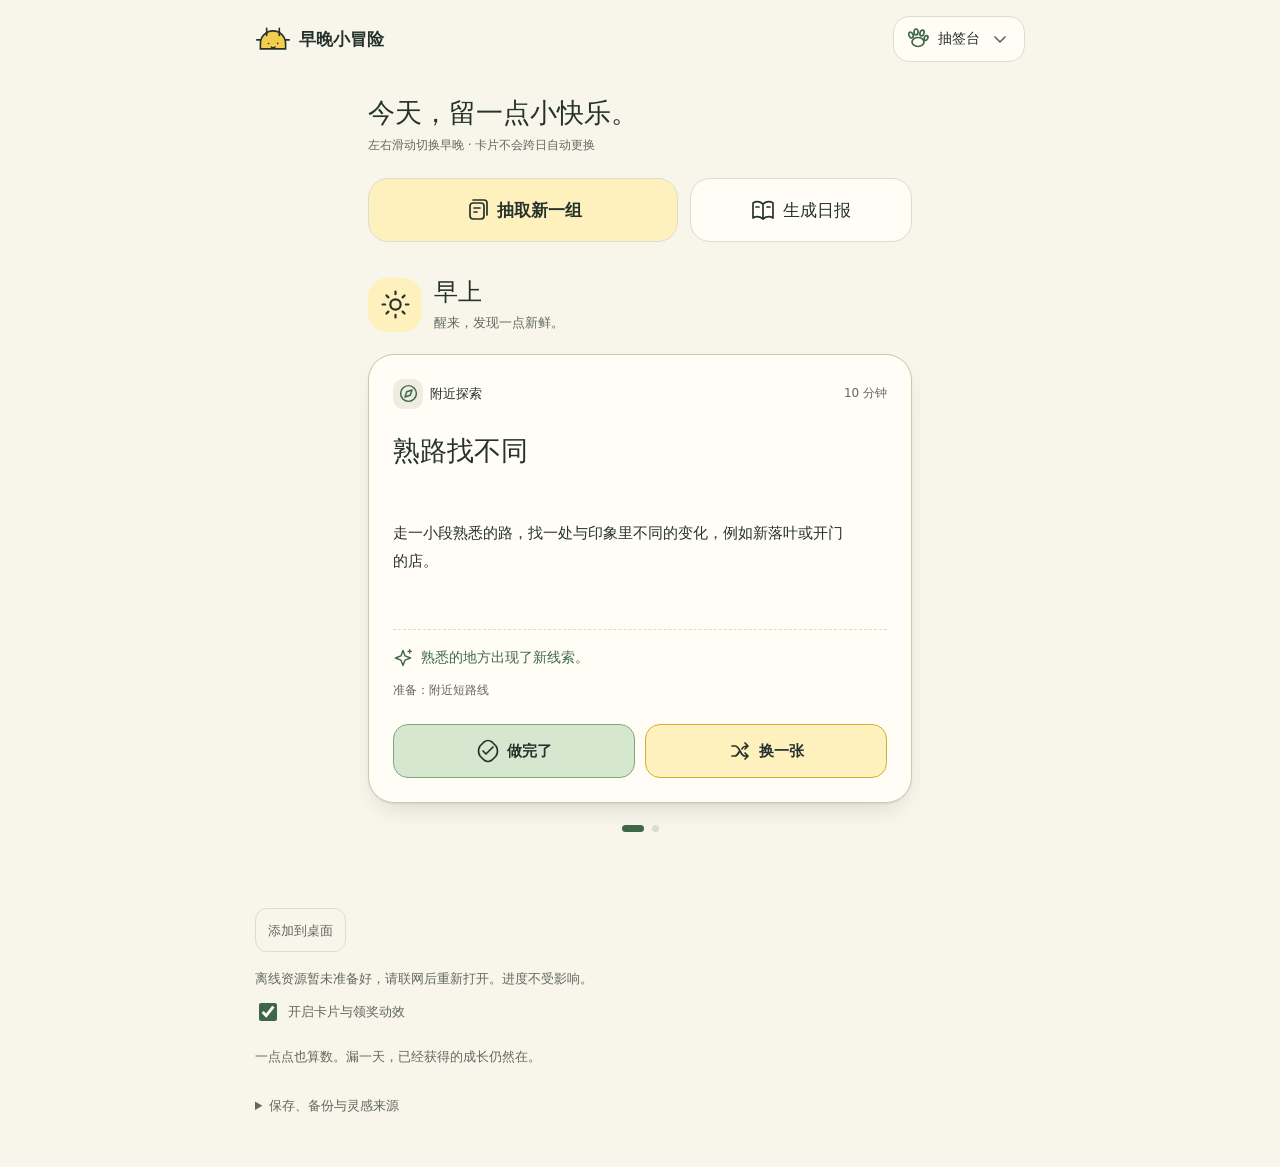
<file: index.html>
<!doctype html><html lang="zh-CN"><head><meta charset="utf-8"><meta name="viewport" content="width=device-width,initial-scale=1,viewport-fit=cover"><meta name="theme-color" content="#f8f6eb"><meta name="apple-mobile-web-app-capable" content="yes"><meta name="apple-mobile-web-app-status-bar-style" content="default"><meta name="apple-mobile-web-app-title" content="早晚小冒险"><link rel="manifest" href="manifest.webmanifest"><link rel="apple-touch-icon" href="icons/apple-touch-icon.png"><link rel="icon" href="icons/app-icon.svg" type="image/svg+xml"><title>早晚小冒险｜抽一份属于自己的小快乐</title><meta name="description" content="晚间五分钟，早晨十分钟。分类抽取72个轻松活动，完成后陪金毛、德文猫和小兔子一起成长。"><link rel="stylesheet" href="style.css?v=8"><link rel="stylesheet" href="ui.css?v=8"></head><body><a class="skip" href="#main">跳到活动</a><header class="topbar"><a href="#draw" class="brand" aria-label="早晚小冒险首页"><svg viewBox="0 0 40 40" width="36" height="36" aria-hidden="true"><path class="logo-shape" d="M6 25a14 14 0 0 1 28 0v6H6Z"/><path d="M13 16V8m14 8V8M2 21h4m28 0h4M15 25h.1m10-.1h.1m-7 4q2 2 4 0" class="logo-lines"/></svg><span>早晚小冒险</span></a><details class="app-menu"><summary aria-label="展开导航菜单" aria-expanded="false" aria-controls="pocket-nav"><span data-icon="paw"></span><span class="menu-title">抽签台</span><span data-icon="chevron"></span></summary><nav id="pocket-nav" aria-label="主导航"><a href="#draw" data-page="draw"><span data-icon="cards"></span>抽签台</a><a href="#library" data-page="library"><span data-icon="book"></span>活动图鉴</a><a href="#rewards" data-page="rewards"><span data-icon="home"></span>奖励小屋</a></nav></details><span class="saved" id="saved">本机保存</span></header><main id="main" class="container"><p id="message" class="global-message" role="status" aria-live="polite"></p><section id="storage-recovery" class="storage-recovery" hidden role="alert"><p>原记录暂时无法读取，已原样保留。先保存原始文件，再恢复有效备份；也可以备份后重新开始。</p><div><button type="button" data-action="backup-original">下载原始记录</button><button type="button" data-action="reset-damaged">备份后重新开始</button></div></section><section id="storage-warning" class="storage-recovery" hidden role="alert"><p>浏览器未能保存。本页进度还在，离开或刷新前请先下载备份。</p><button type="button" data-action="export">下载本页进度备份</button></section><section id="view"></section></main><footer class="container"><a class="install-link" href="install.html">添加到桌面</a><div class="pwa-info"><p id="pwa-status" role="status" aria-live="polite"></p><button type="button" id="pwa-update" hidden>更新并重新打开</button></div><label class="motion-control"><input type="checkbox" id="motion-toggle" checked> 开启卡片与领奖动效</label><p>一点点也算数。漏一天，已经获得的成长仍然在。</p><details><summary>保存、备份与灵感来源</summary><div class="footer-content"><p>记录和照片只保存在当前浏览器，不上传云端；早晚每天各奖励一次（北京时间）。清理浏览器数据前请下载备份。活动不是医疗建议；步行以身体恢复允许的范围为准。</p><div class="backup-actions"><button type="button" data-action="export">下载进度备份</button><label class="file-label">恢复备份<input id="import" type="file" accept=".json,application/json"></label><button type="button" data-action="export-log">导出活动记录</button></div><p>奖励灵感：<a href="https://apps.apple.com/us/app/finch-self-care-pet/id1528595748" target="_blank" rel="noreferrer">Finch 的宠物陪伴成长</a>、<a href="https://www.forestapp.cc/" target="_blank" rel="noreferrer">Forest 的种植积累</a>。本网站为独立创作，不代表这些产品；没有采用未经核实的热门排名。</p></div></details></footer><noscript><p class="container">请启用 JavaScript 以抽取活动与保存奖励。活动包括纸笔涂鸦、轻松步行、陪伴小狗等，不需要注册账号。</p></noscript><script src="activities.js"></script><script src="pets.js?v=8"></script><script src="report-art.js"></script><script src="memories.js"></script><script src="app.js?v=9"></script><script src="pwa.js"></script></body></html>
</file>
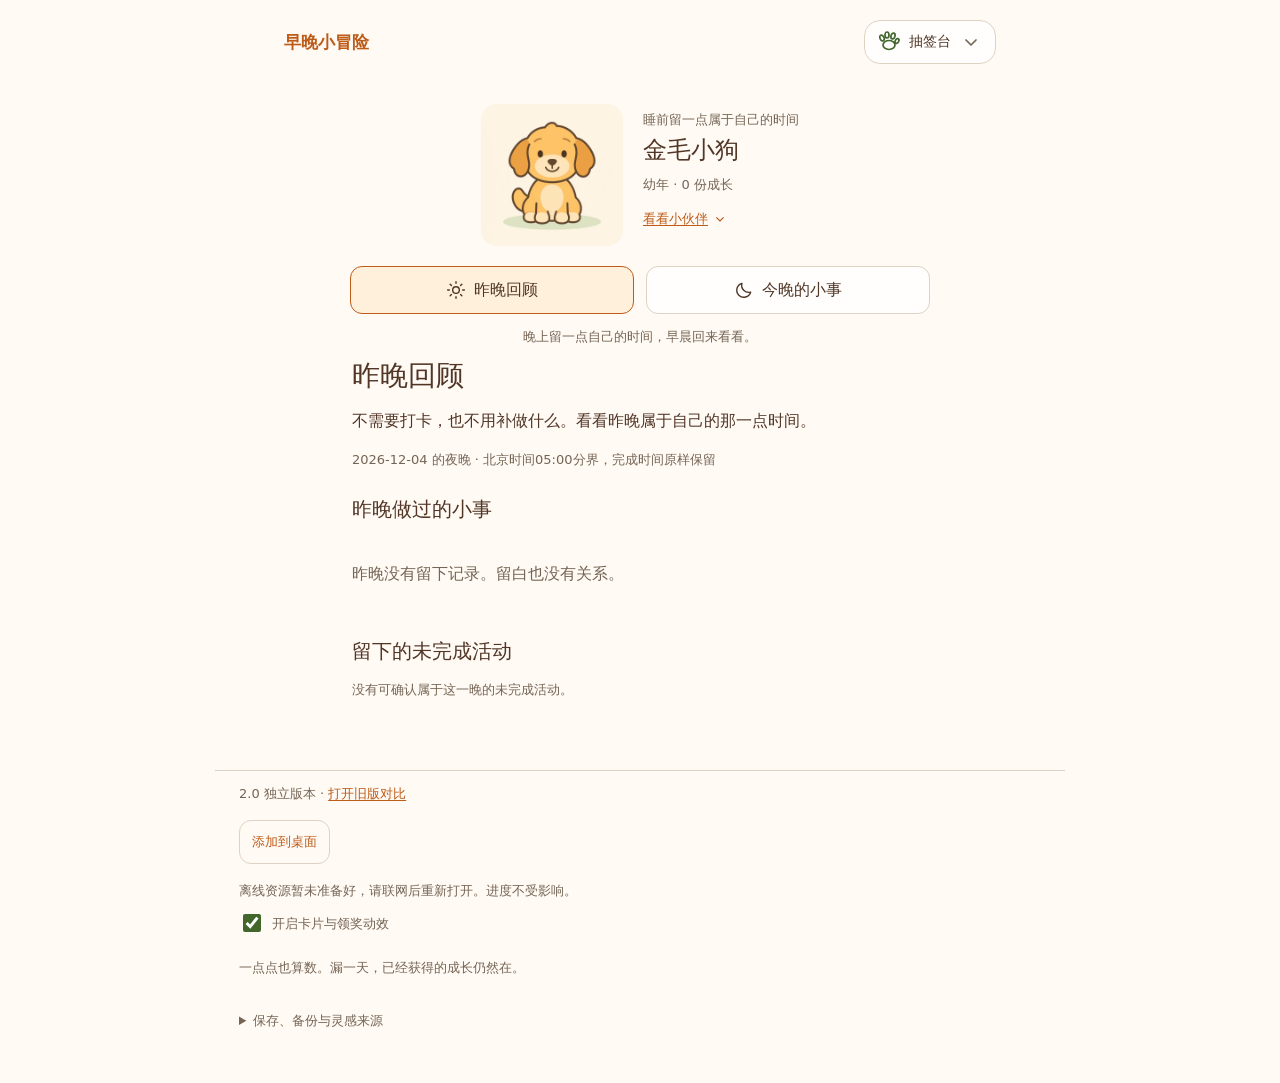
<file: v2/index.html>
<!doctype html><html lang="zh-CN"><head><meta charset="utf-8"><meta name="viewport" content="width=device-width,initial-scale=1,viewport-fit=cover"><meta name="theme-color" content="#f8f6eb"><meta name="apple-mobile-web-app-capable" content="yes"><meta name="apple-mobile-web-app-status-bar-style" content="default"><meta name="apple-mobile-web-app-title" content="早晚小冒险"><link rel="manifest" href="manifest.webmanifest"><link rel="apple-touch-icon" href="icons/apple-touch-icon.png"><link rel="icon" href="icons/app-icon.svg" type="image/svg+xml"><title>2.0 · 早晚小冒险｜抽一份属于自己的小快乐</title><meta name="description" content="睡前留一点属于自己的时间。晚间选择小活动，早晨回看昨晚，完成后陪金毛、德文猫和小兔子一起成长。"><link rel="stylesheet" href="style.css?v=8"><link rel="stylesheet" href="ui.css?v=8"><link rel="stylesheet" href="edition.css"></head><body><a class="skip" href="#main">跳到活动</a><header class="topbar"><a href="#draw" class="brand" aria-label="早晚小冒险首页"><svg viewBox="0 0 40 40" width="36" height="36" aria-hidden="true"><path class="logo-shape" d="M6 25a14 14 0 0 1 28 0v6H6Z"/><path d="M13 16V8m14 8V8M2 21h4m28 0h4M15 25h.1m10-.1h.1m-7 4q2 2 4 0" class="logo-lines"/></svg><span>早晚小冒险</span></a><details class="app-menu"><summary aria-label="展开导航菜单" aria-expanded="false" aria-controls="pocket-nav"><span data-icon="paw"></span><span class="menu-title">抽签台</span><span data-icon="chevron"></span></summary><nav id="pocket-nav" aria-label="主导航"><a href="#draw" data-page="draw"><span data-icon="cards"></span>抽签台</a><a href="#library" data-page="library"><span data-icon="book"></span>活动图鉴</a><a href="#rewards" data-page="rewards"><span data-icon="home"></span>奖励小屋</a><a href="#week" data-page="week"><span data-icon="calendar"></span>冒险周报</a></nav></details><span class="saved" id="saved">本机保存</span></header><main id="main" class="container"><p id="message" class="global-message" role="status" aria-live="polite"></p><section id="storage-recovery" class="storage-recovery" hidden role="alert"><p>原记录暂时无法读取，已原样保留。先保存原始文件，再恢复有效备份；也可以备份后重新开始。</p><div><button type="button" data-action="backup-original">下载原始记录</button><button type="button" data-action="reset-damaged">备份后重新开始</button></div></section><section id="storage-warning" class="storage-recovery" hidden role="alert"><p>浏览器未能保存。本页进度还在，离开或刷新前请先下载备份。</p><button type="button" data-action="export">下载本页进度备份</button></section><section id="view"></section></main><footer class="container"><p class="edition-note">2.0 独立版本 · <a href="../">打开旧版对比</a></p><a class="install-link" href="install.html">添加到桌面</a><div class="pwa-info"><p id="pwa-status" role="status" aria-live="polite"></p><button type="button" id="pwa-update" hidden>更新并重新打开</button></div><label class="motion-control"><input type="checkbox" id="motion-toggle" checked> 开启卡片与领奖动效</label><p>一点点也算数。漏一天，已经获得的成长仍然在。</p><details><summary>保存、备份与灵感来源</summary><div class="footer-content"><p>记录和照片只保存在当前浏览器，不上传云端；每个夜晚首次完成奖励一次（北京时间05:00分界）。清理浏览器数据前请下载备份。活动不是医疗建议；步行以身体恢复允许的范围为准。</p><div class="backup-actions"><button type="button" data-action="export">下载进度备份</button><label class="file-label">恢复备份<input id="import" type="file" accept=".json,application/json"></label><button type="button" data-action="export-log">导出活动记录</button></div><p>奖励灵感：<a href="https://apps.apple.com/us/app/finch-self-care-pet/id1528595748" target="_blank" rel="noreferrer">Finch 的宠物陪伴成长</a>、<a href="https://www.forestapp.cc/" target="_blank" rel="noreferrer">Forest 的种植积累</a>。本网站为独立创作，不代表这些产品；没有采用未经核实的热门排名。</p></div></details></footer><noscript><p class="container">请启用 JavaScript 以抽取活动与保存奖励。活动包括纸笔涂鸦、轻松步行、陪伴小狗等，不需要注册账号。</p></noscript><script src="activities.js"></script><script src="pets.js?v=8"></script><script src="platform.js"></script><script src="domain.js"></script><script src="journal.js"></script><script src="memories.js"></script><script src="app.js?v=9"></script><script src="pwa.js"></script></body></html>
</file>
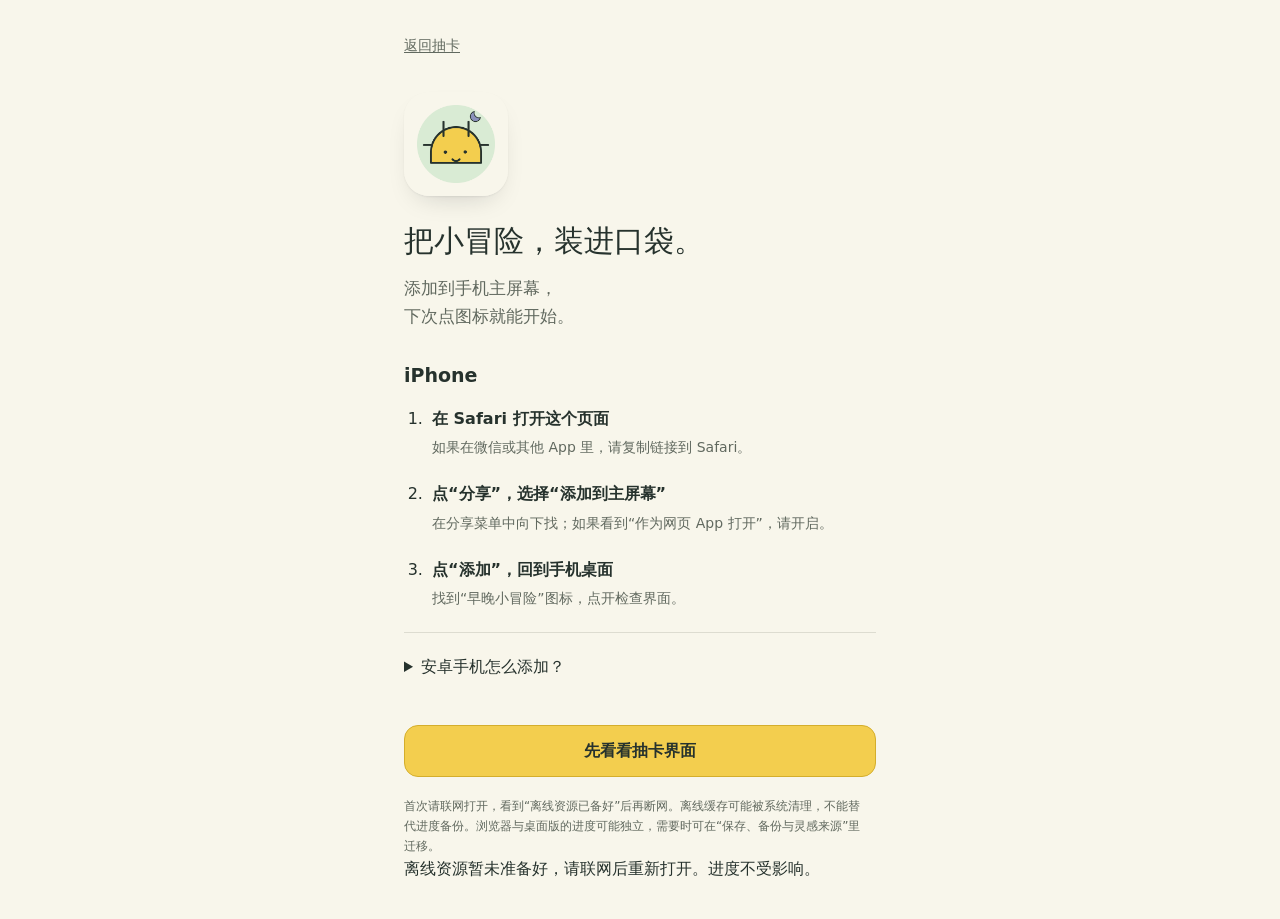
<file: install.html>
<!doctype html>
<html lang="zh-CN">
<head>
  <meta charset="utf-8">
  <meta name="viewport" content="width=device-width,initial-scale=1,viewport-fit=cover">
  <meta name="theme-color" content="#f8f6eb">
  <meta name="apple-mobile-web-app-capable" content="yes">
  <meta name="apple-mobile-web-app-status-bar-style" content="default">
  <meta name="apple-mobile-web-app-title" content="早晚小冒险">
  <link rel="manifest" href="manifest.webmanifest">
  <link rel="apple-touch-icon" href="icons/apple-touch-icon.png">
  <link rel="icon" href="icons/app-icon.svg" type="image/svg+xml">
  <link rel="stylesheet" href="style.css?v=5">
  <title>添加到手机桌面 · 早晚小冒险</title>
</head>
<body>
  <main class="install-page">
    <a class="install-back" href="./">返回抽卡</a>
    <img class="install-icon" src="icons/icon-192.png" alt="早晚小冒险图标：微笑的小太阳和月亮" width="104" height="104">
    <h1>把小冒险，装进口袋。</h1>
    <p class="install-lead">添加到手机主屏幕，<br>下次点图标就能开始。</p>
    <section class="install-instructions" aria-labelledby="iphone-title">
      <h2 id="iphone-title">iPhone</h2>
      <ol>
        <li><strong>在 Safari 打开这个页面</strong><p>如果在微信或其他 App 里，请复制链接到 Safari。</p></li>
        <li><strong>点“分享”，选择“添加到主屏幕”</strong><p>在分享菜单中向下找；如果看到“作为网页 App 打开”，请开启。</p></li>
        <li><strong>点“添加”，回到手机桌面</strong><p>找到“早晚小冒险”图标，点开检查界面。</p></li>
      </ol>
    </section>
    <details class="android-instructions"><summary>安卓手机怎么添加？</summary><p>用 Chrome 打开，点浏览器菜单，选择“安装应用”或“添加到主屏幕”。不同浏览器的名称可能不同。</p><button type="button" id="native-install" hidden>安装早晚小冒险</button><p id="install-status" role="status"></p></details>
    <a class="install-preview" href="./">先看看抽卡界面</a>
    <p class="install-note">首次请联网打开，看到“离线资源已备好”后再断网。离线缓存可能被系统清理，不能替代进度备份。浏览器与桌面版的进度可能独立，需要时可在“保存、备份与灵感来源”里迁移。</p>
  <div class="pwa-info"><p id="pwa-status" role="status"></p><button type="button" id="pwa-update" hidden>更新并重新打开</button></div></main>
  <script src="install.js"></script>
<script src="pwa.js"></script></body>
</html>
</file>
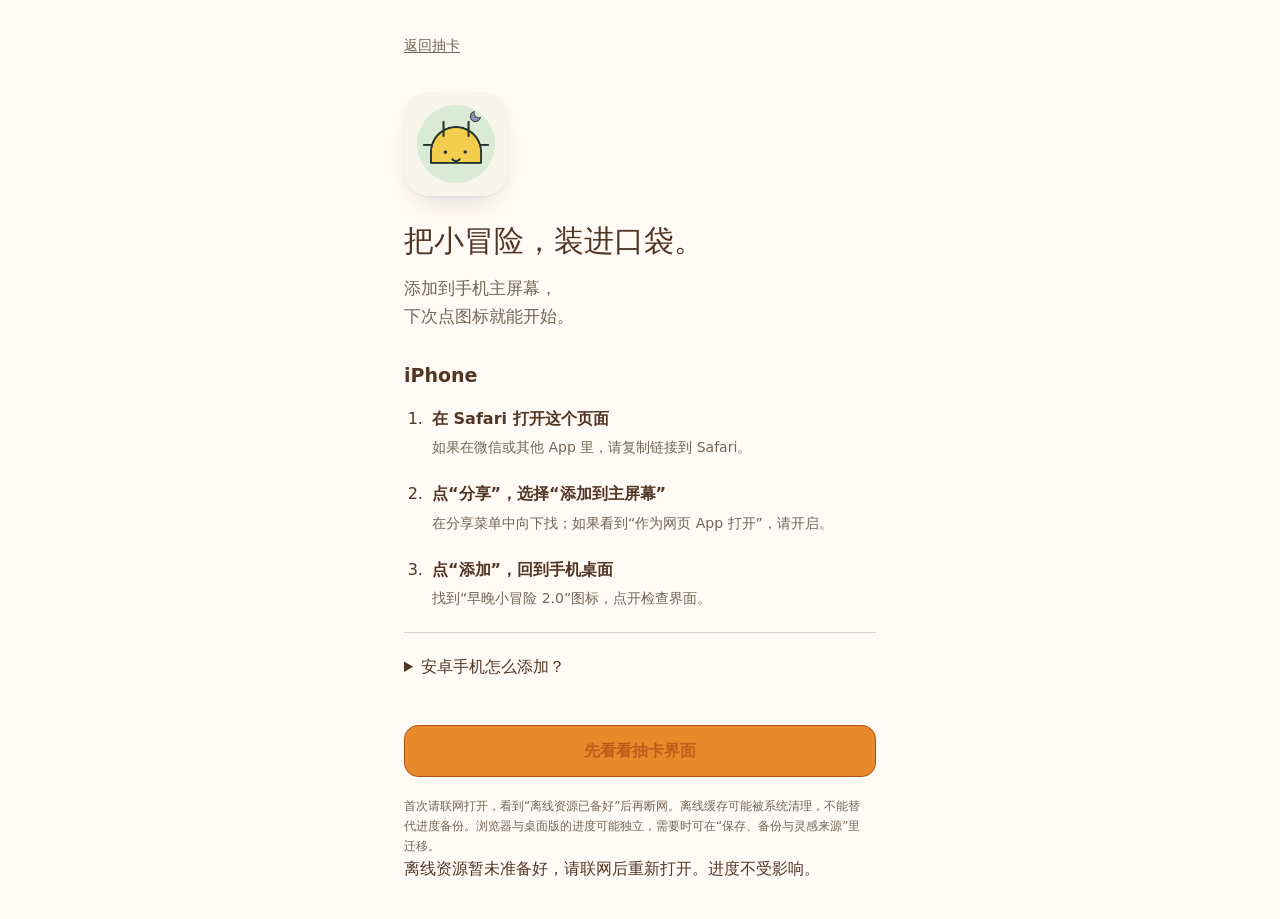
<file: v2/install.html>
<!doctype html>
<html lang="zh-CN">
<head>
  <meta charset="utf-8">
  <meta name="viewport" content="width=device-width,initial-scale=1,viewport-fit=cover">
  <meta name="theme-color" content="#f8f6eb">
  <meta name="apple-mobile-web-app-capable" content="yes">
  <meta name="apple-mobile-web-app-status-bar-style" content="default">
  <meta name="apple-mobile-web-app-title" content="早晚小冒险 2.0">
  <link rel="manifest" href="manifest.webmanifest">
  <link rel="apple-touch-icon" href="icons/apple-touch-icon.png">
  <link rel="icon" href="icons/app-icon.svg" type="image/svg+xml">
  <link rel="stylesheet" href="style.css?v=5">
  <title>添加到手机桌面 · 早晚小冒险 2.0</title>
<link rel="stylesheet" href="edition.css"></head>
<body>
  <main class="install-page">
    <a class="install-back" href="./">返回抽卡</a>
    <img class="install-icon" src="icons/icon-192.png" alt="早晚小冒险 2.0图标：微笑的小太阳和月亮" width="104" height="104">
    <h1>把小冒险，装进口袋。</h1>
    <p class="install-lead">添加到手机主屏幕，<br>下次点图标就能开始。</p>
    <section class="install-instructions" aria-labelledby="iphone-title">
      <h2 id="iphone-title">iPhone</h2>
      <ol>
        <li><strong>在 Safari 打开这个页面</strong><p>如果在微信或其他 App 里，请复制链接到 Safari。</p></li>
        <li><strong>点“分享”，选择“添加到主屏幕”</strong><p>在分享菜单中向下找；如果看到“作为网页 App 打开”，请开启。</p></li>
        <li><strong>点“添加”，回到手机桌面</strong><p>找到“早晚小冒险 2.0”图标，点开检查界面。</p></li>
      </ol>
    </section>
    <details class="android-instructions"><summary>安卓手机怎么添加？</summary><p>用 Chrome 打开，点浏览器菜单，选择“安装应用”或“添加到主屏幕”。不同浏览器的名称可能不同。</p><button type="button" id="native-install" hidden>安装早晚小冒险 2.0</button><p id="install-status" role="status"></p></details>
    <a class="install-preview" href="./">先看看抽卡界面</a>
    <p class="install-note">首次请联网打开，看到“离线资源已备好”后再断网。离线缓存可能被系统清理，不能替代进度备份。浏览器与桌面版的进度可能独立，需要时可在“保存、备份与灵感来源”里迁移。</p>
  <div class="pwa-info"><p id="pwa-status" role="status"></p><button type="button" id="pwa-update" hidden>更新并重新打开</button></div></main>
  <script src="install.js"></script>
<script src="pwa.js"></script></body>
</html>
</file>
<file: style.css>
/* Hallmark · shape: app screen · genre: playful · theme: Hum (deal 1/3, seed prompt-99fc·26ddc439·2026-11-08·r0)
 * nav: three plain app destinations · signature: day/night activity tickets beside a growing cartoon dog · states: empty, drawn, started, completed, storage error
 * axes: light/rounded-sans/chromatic-yellow · posture: full-palette · v2.0.0 */
/* Baseline Hallmark review preserved. Approved Impeccable refinement: A+B+C, local receipts, reversible completion and mobile time-slot focus. */
/* Hallmark · pre-emit critique: P4 H4 E4 S5 R4 V4 · weakest: E, made completion idempotent and kept offline activities independent of the timer. */
/* Hallmark · dismissed F4 · base buttons use paper and selected reward buttons show state; the yellow draw control is the sole primary action. */
/* Hallmark · waive 80 · user requests cartoon pets and collectible puzzle rewards · the illustrated dog is a functioning growth reward in the product. */
@import url('./tokens.css');
@import url('./base.css');
:root{--font-display:ui-rounded,'PingFang SC','Microsoft YaHei',system-ui,sans-serif;--font-body:var(--font-display);--tracking-display:0;--container:1240px;--gutter:40px;--color-paper:#f8f6eb;--color-ink:#26322d;--color-ink-2:#3c4841;--color-muted:#61695f;--color-rule:#dddcd0;--color-accent:#f3ce4e;--color-accent-deep:#d4ae2c;--color-focus:#28689c;--color-mint:#d5e8cf;--color-mint-deep:#3e6748;--color-card:#fffdf6;--color-paper-2:#efede2;--morning:#fff1bd;--evening:#e4e9f4;--evening-ink:#3d4e75;--dog-fur:#e8ad6c;--dog-light:#ffe2b4;--dog-ear:#ba754c;--rose:#efb1a0;--sky:#dceaf2;--leaf:#7da77e;--flower:#e7a29b;--shadow-soft:0 8px 24px -16px #26322d30;--clear:transparent;--growth-shadow:0 3px 8px #26322d12;--space-panel:32px;--space-control:20px}
html,body{overflow-x:clip}body{font-size:16px;line-height:1.65}button,a,input,select,textarea{touch-action:manipulation}button,select,input,textarea{color:var(--color-ink)}button{display:inline-flex;align-items:center;justify-content:center;gap:var(--space-xs);border:1px solid var(--color-rule);border-radius:12px;background:var(--color-card);min-height:44px;padding:var(--space-xs) var(--space-md);cursor:pointer;transition:transform var(--dur-micro) var(--ease-snap),background-color var(--dur-micro) var(--ease-snap)}button:hover{background:var(--color-paper-2)}button:active{transform:translateY(1px)}button:disabled{background:var(--color-paper-2);border-color:var(--color-rule);color:var(--color-muted);cursor:not-allowed;transform:none}button.primary{background:var(--color-accent);border-color:var(--color-accent-deep);font-weight:600}button.primary:hover{background:var(--morning)}button.quiet{background:var(--clear);border-color:var(--clear)}button.quiet:hover{background:var(--color-paper-2)}button.small{font-size:14px;min-height:44px;padding:var(--space-xs) var(--space-sm)}button svg,.heading-icon,.heading-icon svg,.done-label svg{width:24px;height:24px;flex-shrink:0}button svg,.heading-icon,.logo-lines{fill:none;stroke:currentColor;stroke-width:1.8;stroke-linecap:round;stroke-linejoin:round}button:focus-visible,a:focus-visible,select:focus-visible,input:focus-visible,textarea:focus-visible,summary:focus-visible,.file-label:focus-within{outline:3px solid var(--color-focus);outline-offset:3px}.logo-shape{fill:var(--color-accent);stroke:var(--color-ink);stroke-width:1.8}.topbar{max-width:var(--container);padding:var(--space-lg) var(--gutter);margin:auto;display:flex;align-items:center;gap:var(--space-xl)}.brand{display:flex;gap:var(--space-xs);align-items:center;font-size:19px;font-weight:700;text-decoration:none;white-space:nowrap}.topbar nav{display:flex;gap:var(--space-xs);margin-left:auto}.topbar nav a{font-size:14px;padding:var(--space-xs) var(--space-md);min-height:44px;text-decoration:none;display:flex;align-items:center;border-radius:999px}.topbar nav a[aria-current=page]{background:var(--color-ink);color:var(--color-card)}.saved{color:var(--color-muted);font-size:12px;white-space:nowrap}.skip{position:absolute;top:-80px;left:var(--space-md);padding:var(--space-sm);background:var(--color-ink);color:var(--color-card);z-index:100}.skip:focus-visible{top:var(--space-md)}main{padding-top:var(--space-xl);padding-bottom:var(--space-lg)}h1{font-size:36px;line-height:1.35;max-width:none}h2{font-size:22px;line-height:1.45;max-width:none}h3{font-size:18px;line-height:1.5;max-width:none}.intro{margin-bottom:var(--space-panel)}.intro p{margin-top:var(--space-xs);color:var(--color-muted)}.intro-row{display:flex;justify-content:space-between;align-items:flex-end;gap:var(--space-lg)}.date{font-size:14px;color:var(--color-muted);margin-bottom:var(--space-xs);display:block}.workbench{display:grid;grid-template-columns:minmax(0,1fr) 304px;gap:var(--space-lg);align-items:start}.tickets{display:grid;grid-template-columns:repeat(2,minmax(0,1fr));gap:var(--space-lg)}.ticket{border:1px solid var(--color-rule);border-radius:24px;background:var(--color-card);min-width:0;position:relative;display:flex;flex-direction:column}.ticket-top{padding:var(--space-lg);border-radius:23px 23px 0 0;display:flex;justify-content:space-between;align-items:center;gap:var(--space-xs)}.ticket.evening .ticket-top{background:var(--evening);color:var(--evening-ink)}.ticket.morning .ticket-top{background:var(--morning)}.time-title{display:flex;align-items:center;gap:var(--space-xs)}.ticket-top span{font-size:14px;white-space:nowrap}.ticket-body{padding:var(--space-lg);display:flex;flex-direction:column;flex:1}.selector-label{font-size:13px;color:var(--color-muted);display:block;margin-bottom:var(--space-2xs)}select{height:44px;width:100%;min-width:0;background:var(--color-card);border:1px solid var(--color-muted);border-radius:10px;padding:var(--space-xs) var(--space-sm);font-size:15px;cursor:pointer}.drawn{padding-top:var(--space-lg);flex:1}.category{display:inline-block;font-size:12px;color:var(--color-muted);margin-top:var(--space-sm)}.drawn h3{font-size:24px;line-height:1.4;margin-bottom:var(--space-sm)}.steps{font-size:15px;line-height:1.8;min-height:108px}.feedback{font-size:14px;padding-top:var(--space-md);margin-top:var(--space-md);border-top:1px dashed var(--color-rule);color:var(--color-mint-deep)}.materials{font-size:12px;color:var(--color-muted);margin-top:var(--space-sm)}.ticket-actions{margin-top:var(--space-lg);display:flex;gap:var(--space-xs);flex-wrap:wrap}.ticket-actions button{flex:1;white-space:nowrap}.redraw{align-self:flex-end;margin-top:var(--space-xs)}.done-label{color:var(--color-mint-deep);font-size:14px;display:flex;align-items:center;gap:var(--space-xs);margin-top:var(--space-lg)}.complete{background:var(--color-mint);border-color:var(--leaf)}.started{margin-top:var(--space-md);font-size:13px;color:var(--evening-ink)}.companion{border-radius:24px;padding:var(--space-lg);background:var(--color-mint);min-width:0;text-align:center}.companion h2{font-size:20px}.companion>p{font-size:13px;margin-top:var(--space-xs);color:var(--color-mint-deep)}.reward-art{width:100%;max-width:320px;height:212px;margin:var(--space-xs) auto}.reward-art svg{width:100%;height:100%;overflow:visible}.reward-art.big{height:300px;max-width:440px}.reward-caption{font-size:15px;font-weight:600;margin-top:var(--space-xs)}.reward-next{font-size:13px;color:var(--color-mint-deep);min-height:44px}.meter{display:block;width:100%;height:8px;accent-color:var(--color-mint-deep);border:0;border-radius:999px;background:var(--color-card);margin:var(--space-sm) 0}.meter::-webkit-progress-bar{background:var(--color-card);border-radius:999px}.meter::-webkit-progress-value{background:var(--color-mint-deep);border-radius:999px}.meter::-moz-progress-bar{background:var(--color-mint-deep)}.reward-switch{margin-top:var(--space-md);padding-top:var(--space-md);border-top:1px solid var(--leaf);display:flex;justify-content:center;gap:var(--space-2xs)}.reward-switch button{font-size:13px;padding:var(--space-xs);background:var(--clear);border-color:var(--clear)}.reward-switch button[aria-pressed=true]{background:var(--color-card);border-color:var(--leaf)}.bench-footer{margin-top:var(--space-lg);display:flex;align-items:center;justify-content:space-between;gap:var(--space-md)}.bench-footer p{font-size:13px;color:var(--color-muted)}.empty-ticket{padding:var(--space-xl) 0;color:var(--color-muted);min-height:280px}.ai-prompt{margin-top:var(--space-sm)}.ai-prompt textarea{width:100%;min-height:120px;resize:vertical;border:1px solid var(--color-muted);border-radius:8px;background:var(--color-card);padding:var(--space-sm);font-size:14px}.ai-prompt summary{font-size:14px}.ai-note{font-size:12px;color:var(--color-muted);margin-top:var(--space-xs)}.library-controls{display:flex;gap:var(--space-md);flex-wrap:wrap;margin:var(--space-lg) 0}.library-controls label{min-width:160px;flex:1;max-width:260px}.library-list{border-top:1px solid var(--color-rule)}.activity-row{display:grid;grid-template-columns:140px minmax(0,1fr) 120px;gap:var(--space-lg);align-items:start;padding:var(--space-lg) 0;border-bottom:1px solid var(--color-rule)}.activity-row .meta{font-size:13px;color:var(--color-muted)}.activity-row p{font-size:14px;margin-top:var(--space-xs)}.activity-row details{margin-top:var(--space-xs)}.activity-row summary{font-size:14px;color:var(--color-muted)}.library-status{font-size:14px;color:var(--color-muted);margin-bottom:var(--space-md)}.rewards-layout{display:grid;grid-template-columns:minmax(0,1fr) minmax(0,1fr);gap:var(--space-xl);align-items:start}.rewards-layout>.companion{padding:var(--space-panel)}.reward-info h2{margin-top:var(--space-lg);margin-bottom:var(--space-md)}.reward-info h2:first-child{margin-top:0}.reward-info p{font-size:15px}.milestones{padding:0;list-style:none}.milestones li{display:flex;justify-content:space-between;gap:var(--space-md);padding:var(--space-sm) 0;border-bottom:1px solid var(--color-rule);font-size:14px}.history{margin-top:var(--space-xl)}.history-row{display:flex;justify-content:space-between;gap:var(--space-lg);padding:var(--space-sm) 0;border-bottom:1px solid var(--color-rule);font-size:14px}.history-row time{white-space:nowrap;color:var(--color-muted)}.pet-name{display:flex;gap:var(--space-xs);margin-top:var(--space-md)}.pet-name input{width:100%;min-width:0;height:44px;border:1px solid var(--color-muted);border-radius:10px;padding:var(--space-xs) var(--space-sm);background:var(--color-card)}.name-label{font-size:13px;margin-top:var(--space-md);display:block}.finish-note{padding:var(--space-md) 0;border-top:1px solid var(--color-rule);margin-top:var(--space-lg);font-size:14px}#message{font-size:14px;color:var(--color-mint-deep);min-height:24px;margin-top:var(--space-lg)}#message.error{color:var(--color-error)}footer{font-size:13px;color:var(--color-muted);padding-bottom:var(--space-xl);margin-top:var(--space-lg)}footer>p{margin-bottom:var(--space-md)}summary{cursor:pointer;min-height:44px;display:list-item;align-content:center}.footer-content{padding:var(--space-md) 0}.footer-content p{max-width:72ch;margin-bottom:var(--space-md)}.backup-actions{display:flex;flex-wrap:wrap;gap:var(--space-sm);margin-bottom:var(--space-lg)}.backup-actions button,.file-label{font-size:13px}.file-label{display:inline-flex;align-items:center;border:1px solid var(--color-rule);border-radius:12px;padding:var(--space-xs) var(--space-md);min-height:44px;cursor:pointer;background:var(--color-card);position:relative}.file-label input{position:absolute;opacity:0;width:1px;height:1px}a:hover{color:var(--color-focus)}.topbar nav a[aria-current=page]:hover{color:var(--color-card)}.celebrate .reward-art{animation:reward-pop 360ms var(--ease-snap)}@keyframes reward-pop{0%{transform:translateY(6px);opacity:.7}100%{transform:translateY(0);opacity:1}}
@media(max-width:1050px){:root{--gutter:24px}.workbench{grid-template-columns:minmax(0,1fr) 260px;gap:var(--space-md)}.tickets{gap:var(--space-md)}.ticket-top,.ticket-body{padding:var(--space-md)}.topbar{gap:var(--space-md)}.saved{display:none}.steps{min-height:135px}.ticket-actions{flex-direction:column}.ticket-actions button{flex:auto}.drawn h3{font-size:22px}}
@media(max-width:800px){.topbar{flex-wrap:wrap;padding-top:var(--space-md);padding-bottom:var(--space-md);gap:var(--space-xs)}.topbar nav{margin-left:0;width:100%;justify-content:space-between}.topbar nav a{padding:var(--space-xs) var(--space-md)}.brand{font-size:18px}main{padding-top:var(--space-lg)}h1{font-size:28px}.intro-row{align-items:start;flex-direction:column}.intro p{font-size:14px}.workbench{grid-template-columns:minmax(0,1fr)}.companion{margin-top:var(--space-xs)}.companion .reward-art{height:200px}.tickets{gap:var(--space-md)}.steps{min-height:108px}.rewards-layout{grid-template-columns:minmax(0,1fr)}.activity-row{grid-template-columns:100px minmax(0,1fr);gap:var(--space-md)}.activity-row>button{grid-column:2;justify-self:start}.bench-footer{align-items:start;flex-direction:column}.intro{margin-bottom:var(--space-lg)}}
@media(max-width:540px){:root{--gutter:16px}.tickets{grid-template-columns:minmax(0,1fr)}.ticket-top,.ticket-body{padding:var(--space-lg)}.steps{min-height:0}.ticket-actions{flex-direction:row}.ticket-actions button{flex:1}.drawn h3{font-size:24px}.reward-switch button{padding:var(--space-xs) var(--space-sm)}.activity-row{grid-template-columns:minmax(0,1fr)}.activity-row>button{grid-column:1}.activity-row .meta{display:flex;gap:var(--space-md)}.history-row{flex-direction:column;gap:var(--space-2xs)}.rewards-layout{gap:var(--space-lg)}}
@media(prefers-reduced-motion:reduce){*{animation:none!important;transition:none!important;scroll-behavior:auto!important}}

.pet-name button{flex-shrink:0;white-space:nowrap}.reward-switch button{white-space:nowrap}.footer-content a{display:inline-block}
/* Approved refinement: mobile focus, local rewards, reversible completion, short meaningful motion. */
:root{--reward-shadow:0 6px 18px -12px #26322d40;--receipt-gap:20px}
.mobile-controls,.other-preview{display:none}.ticket{perspective:1000px}.drawn{transform-origin:center center}.start-button{background:var(--color-accent);border-color:var(--color-accent-deep);font-weight:600}.start-button:hover{background:var(--morning)}.quick-complete{align-self:flex-start;margin-top:var(--space-xs);font-size:12px;text-decoration:underline;text-underline-offset:3px}.redraw{margin-top:0}.ticket-actions{margin-top:var(--space-md)}.done-label{font-size:13px}.completed-details{font-size:14px;margin-top:var(--space-md)}.completed-details p{margin-top:var(--space-xs)}.is-done .drawn{padding-top:0}.is-done .ticket-body{min-height:320px}.is-done .category{margin-top:var(--space-md)}.receipt{display:grid;grid-template-columns:96px minmax(0,1fr);gap:var(--space-sm);align-items:center;padding:var(--space-md) 0;border-top:1px dashed var(--leaf);border-bottom:1px dashed var(--leaf);margin-top:var(--space-md)}.receipt-art{width:96px;height:84px}.receipt-art svg{width:100%;height:100%;overflow:visible}.receipt-copy strong{display:block;font-size:16px;color:var(--color-mint-deep)}.receipt-copy p{font-size:13px;margin-top:var(--space-2xs);color:var(--color-ink-2)}.receipt-actions{grid-column:1/-1;display:flex;flex-wrap:wrap;gap:var(--space-xs)}.receipt-actions button{font-size:13px}.receipt:focus-visible{outline:2px solid var(--color-focus);outline-offset:4px}.device-note{font-size:12px;color:var(--color-muted);margin-top:var(--space-lg)}.field-help{font-size:13px;min-height:24px;margin-top:var(--space-xs);color:var(--color-muted)}.field-help.error{color:var(--color-error)}input[aria-invalid=true]{border-color:var(--color-error)}.motion-control{display:flex;align-items:center;gap:var(--space-xs);min-height:44px;width:fit-content;font-size:13px;margin-bottom:var(--space-sm);cursor:pointer}.motion-control input{accent-color:var(--color-mint-deep);width:18px;height:18px}.motion-control:has(input:focus-visible){outline:2px solid var(--color-focus);outline-offset:2px}.collection{margin-top:var(--space-md)}.collection figure{margin:var(--space-lg) 0}.collection figcaption{text-align:center;font-size:14px}.global-message:not(.error){position:absolute;width:1px;height:1px;margin:0!important;padding:0;clip-path:inset(50%);white-space:nowrap;overflow:clip;min-height:0!important}.global-message.error{margin-bottom:var(--space-lg)}.ticket button:not(:disabled):active{transform:translateY(2px)}.skip:hover{color:var(--color-card)}.topbar nav a:hover{background:var(--color-paper-2);color:var(--color-ink)}.topbar nav a[aria-current=page]:hover{background:var(--color-ink);color:var(--color-card)}
.celebrate .reward-art{animation:none}.new-puzzle-cover{opacity:0}.new-plant{transform-box:fill-box;transform-origin:center bottom}
html[data-motion=on] .fresh-reward[data-reward-mode=pet] .receipt-art>svg,html[data-motion=on] .celebrate[data-reward-mode=pet] .reward-art>svg{animation:dog-thanks 560ms var(--ease-snap) both}
html[data-motion=on] .fresh-reward .new-puzzle-cover,html[data-motion=on] .celebrate .new-puzzle-cover{animation:tile-uncover 540ms var(--ease-snap) both}
html[data-motion=on] .fresh-reward[data-reward-mode=garden] .new-plant,html[data-motion=on] .celebrate[data-reward-mode=garden] .new-plant{animation:plant-open 540ms var(--ease-snap) both}
html[data-motion=on] .fresh-reward .receipt-copy strong{animation:credit-arrive 300ms var(--ease-snap) both}
@keyframes dog-thanks{0%{transform:rotate(0deg)}30%{transform:rotate(-5deg) translateY(-3px)}65%{transform:rotate(3deg)}100%{transform:rotate(0deg)}}
@keyframes tile-uncover{0%{opacity:1;transform:translateY(0)}100%{opacity:0;transform:translateY(-12px)}}
@keyframes plant-open{0%{transform:scaleY(.25);opacity:.4}100%{transform:scaleY(1);opacity:1}}
@keyframes credit-arrive{0%{transform:translateY(5px);opacity:.4}100%{transform:translateY(0);opacity:1}}
html[data-motion=off] *,html[data-motion=off] *::before,html[data-motion=off] *::after{animation:none!important;transition:none!important}
@media(max-width:800px){.intro{margin-bottom:var(--space-lg)}.intro-row{gap:var(--space-md)}.mobile-controls{display:flex;flex-wrap:wrap;justify-content:space-between;align-items:center;gap:var(--space-xs);margin-bottom:var(--space-md)}.period-switch{display:flex;gap:var(--space-2xs)}.period-switch button{font-size:14px;padding:var(--space-xs) var(--space-sm);border-radius:999px;background:var(--clear);border-color:var(--color-rule)}.period-switch button[aria-pressed=true]{background:var(--color-ink);color:var(--color-card);border-color:var(--color-ink)}.growth-shortcut{font-size:12px!important;min-height:44px}.ticket[data-mobile-visible=false]{display:none}.tickets{grid-template-columns:minmax(0,1fr)}.workbench>.companion{display:none}.other-preview{display:flex;justify-content:space-between;align-items:center;flex-wrap:wrap;gap:var(--space-xs);width:100%;background:var(--clear);border:0;border-bottom:1px solid var(--color-rule);border-radius:0;padding:var(--space-md) 0;margin-top:var(--space-xs);text-align:left}.other-preview>span{font-size:12px;color:var(--color-muted)}.other-preview strong{font-size:14px;font-weight:500}.ticket-top,.ticket-body{padding:var(--space-lg)}.ticket .drawn{padding-top:var(--space-md)}.is-done .drawn{padding-top:0}.drawn h3{font-size:23px}.steps{min-height:0}.ticket .category{margin-top:var(--space-xs)}.feedback{padding-top:var(--space-sm);margin-top:var(--space-sm)}.ticket-actions{margin-top:var(--space-md)}.ticket-actions button{width:100%;flex:initial}.redraw{align-self:flex-end}.is-done .ticket-body{min-height:0}.bench-footer{gap:var(--space-xs);margin-top:var(--space-md)}.device-note{margin-top:var(--space-md)}footer{margin-top:var(--space-md)}.receipt{grid-template-columns:80px minmax(0,1fr)}.receipt-art{width:80px;height:76px}.receipt-copy strong{font-size:15px}}
@media(max-width:360px){.mobile-controls{display:block}.growth-shortcut{margin-top:var(--space-2xs)}.period-switch{justify-content:space-between}.period-switch button{flex:1}.ticket-top,.ticket-body{padding:var(--space-md)}.ticket-top h2{font-size:20px}}
@media(prefers-reduced-motion:reduce){html[data-motion=on] *,html[data-motion=on] *::before,html[data-motion=on] *::after{animation:none!important;transition:none!important}.new-puzzle-cover{opacity:0}}
/* Step-by-step deck: the user's hand carries a candidate out; liking carries its choice into the next time slot. */
:root{--card-shadow:0 12px 32px -18px #26322d40;--like-surface:#dcebd6;--pass-surface:#f4ddd6;--deck-one:#eae6d7;--deck-two:#f0ecdf;--deck-gap:20px}
.pick-intro{max-width:720px;margin:0 auto;padding:var(--space-panel) 0 var(--space-xl);text-align:center}.pick-intro .intro-art{width:210px;height:156px;margin:0 auto var(--space-lg)}.intro-art svg{width:100%;height:100%}.pick-intro h1{font-size:38px;text-align:center}.pick-intro>p{font-size:16px;margin:var(--space-md) auto;line-height:1.8;color:var(--color-muted)}.pick-entry{display:flex;flex-direction:column;gap:var(--space-md);max-width:360px;margin:var(--space-panel) auto var(--space-sm)}.pick-entry button{width:100%;min-height:60px;font-size:18px;border-radius:18px}.pick-entry .entry-main{justify-content:space-between;padding:var(--space-md) var(--space-lg)}.pick-entry .entry-random{border-color:var(--color-muted);background:var(--color-card)}.pick-intro .pick-footnote{font-size:13px;margin-top:var(--space-lg)}.pick-screen{max-width:580px;margin:0 auto;padding-bottom:var(--space-lg)}.pick-progress{display:flex;align-items:center;justify-content:space-between;gap:var(--space-sm);padding:0;margin:0 auto var(--space-lg);max-width:580px;list-style:none}.pick-progress li{display:flex;align-items:center;gap:var(--space-xs);color:var(--color-muted);font-size:13px;white-space:nowrap}.pick-progress li>span{display:flex;align-items:center;justify-content:center;width:28px;height:28px;border:1px solid var(--color-rule);border-radius:50%;font-size:12px}.pick-progress li.current{color:var(--color-ink);font-weight:600}.pick-progress li.current>span{background:var(--color-accent);border-color:var(--color-accent-deep)}.pick-progress li.passed>span{background:var(--color-mint);border-color:var(--leaf)}.pick-progress svg{width:16px;height:16px;fill:none;stroke:var(--color-mint-deep);stroke-width:2;stroke-linecap:round;stroke-linejoin:round}.pick-heading{max-width:520px;margin:auto}.pick-heading h1{font-size:30px;line-height:1.4}.pick-heading p{font-size:14px;color:var(--color-muted);margin-top:var(--space-xs)}.pick-tools{display:flex;justify-content:space-between;align-items:center;gap:var(--space-sm);margin:var(--space-md) auto;max-width:440px}.pick-tools label{width:190px;min-width:0}.pick-tools .small{padding-left:0;font-size:13px}.deck-stage{position:relative;max-width:440px;margin:var(--space-lg) auto var(--space-lg);isolation:isolate;perspective:1100px}.deck-back{position:absolute;inset:0;border:1px solid var(--color-rule);border-radius:26px;pointer-events:none;z-index:-1}.back-one{background:var(--deck-one);transform:rotate(-4deg) translateY(3px)}.back-two{background:var(--deck-two);transform:rotate(3deg) translateY(4px)}.swipe-card{position:relative;min-height:340px;background:var(--color-card);border:1px solid var(--color-rule);border-radius:24px;padding:var(--space-panel);box-shadow:var(--card-shadow);touch-action:pan-y;user-select:none;cursor:grab;transform-origin:50% 85%;outline-offset:5px}.swipe-card.dragging{cursor:grabbing;will-change:transform}.swipe-top{display:flex;justify-content:space-between;align-items:center;margin-bottom:var(--space-lg);color:var(--color-muted);font-size:14px}.swipe-top>.heading-icon{width:28px;height:28px}.swipe-card.evening .swipe-top{color:var(--evening-ink)}.swipe-card.morning .swipe-top{color:var(--color-ink)}.swipe-card h2{font-size:30px;line-height:1.35;max-width:none}.swipe-card .pick-category{font-size:13px;color:var(--color-muted);margin-top:var(--space-xs)}.swipe-payoff{margin-top:var(--space-lg);padding-top:var(--space-md);border-top:1px dashed var(--color-rule)}.swipe-payoff>span{font-size:12px;color:var(--color-muted)}.swipe-payoff>p{font-size:17px;line-height:1.65;color:var(--color-mint-deep);margin-top:var(--space-2xs)}.swipe-materials{font-size:13px;color:var(--color-muted);margin-top:var(--space-md)}.swipe-how{margin-top:var(--space-xs);font-size:14px;user-select:text}.swipe-how summary{font-size:13px;color:var(--color-muted);min-height:36px}.swipe-how p{line-height:1.8;padding-top:var(--space-xs)}.swipe-actions{display:grid;grid-template-columns:repeat(2,minmax(0,1fr));gap:var(--space-md);max-width:440px;margin:0 auto}.swipe-actions button{min-height:56px;border-radius:18px;font-size:16px}.pass-button{background:var(--color-card);border-color:var(--color-muted)}.like-button{background:var(--like-surface);border-color:var(--leaf);font-weight:600}.like-button:hover{background:var(--color-mint)}.pick-bottom{display:flex;justify-content:space-between;align-items:center;gap:var(--space-xs);max-width:440px;margin:var(--space-sm) auto 0}.pick-bottom>span{font-size:12px;color:var(--color-muted)}.pick-bottom button{padding-left:0;font-size:13px}.swipe-stamp{position:absolute;top:var(--space-lg);font-size:18px;font-weight:600;border:2px solid currentColor;border-radius:8px;padding:var(--space-2xs) var(--space-sm);opacity:0;pointer-events:none;z-index:2;background:var(--color-card)}.stamp-no{right:var(--space-lg);color:var(--color-error);transform:rotate(10deg)}.stamp-yes{left:var(--space-lg);color:var(--color-mint-deep);transform:rotate(-10deg)}.is-liked .stamp-yes,.is-passed .stamp-no{opacity:1}.previous-choice{font-size:13px;color:var(--color-muted);text-align:center;margin-top:var(--space-sm)}.result-progress{margin-bottom:var(--space-lg)}
@media(max-width:600px){main{padding-top:var(--space-md)}.pick-intro{padding-top:var(--space-lg)}.pick-intro .intro-art{width:180px;height:132px;margin-bottom:var(--space-md)}.pick-intro h1{font-size:28px}.pick-intro>p{font-size:14px}.pick-entry{margin-top:var(--space-lg)}.pick-entry button{font-size:17px;min-height:60px}.pick-progress{margin-bottom:var(--space-md);gap:var(--space-xs)}.pick-progress li{font-size:12px;gap:var(--space-2xs)}.pick-progress li>span{width:24px;height:24px}.pick-heading h1{font-size:25px}.pick-heading p{display:none}.pick-tools{margin:var(--space-sm) 0}.pick-tools label{width:160px}.pick-tools .small{font-size:12px;max-width:180px}.pick-tools select{font-size:14px}.deck-stage{margin:var(--space-md) var(--space-xs) var(--space-lg)}.swipe-card{padding:var(--space-lg);min-height:310px}.swipe-top{margin-bottom:var(--space-md)}.swipe-card h2{font-size:27px}.swipe-payoff{margin-top:var(--space-md);padding-top:var(--space-sm)}.swipe-payoff>p{font-size:16px}.swipe-materials{margin-top:var(--space-sm);font-size:12px}.swipe-actions{gap:var(--space-sm)}.swipe-actions button{min-height:54px;font-size:15px}.pick-bottom>span{font-size:11px}.pick-bottom button{font-size:12px}.swipe-stamp{top:var(--space-md);font-size:16px}.previous-choice{font-size:12px}.result-progress{margin-bottom:var(--space-md)}}
@media(max-width:360px){.pick-progress li{font-size:11px}.pick-heading h1{font-size:23px}.swipe-card{padding:var(--space-control);min-height:300px}.swipe-card h2{font-size:24px}.pick-bottom{flex-wrap:wrap;justify-content:center}.pick-bottom>span{display:none}.pick-intro h1{font-size:25px}}

/* A-stage resilience: keep controls clear of device cutouts and explain recovery. */
body{padding-left:env(safe-area-inset-left,0px);padding-right:env(safe-area-inset-right,0px);padding-bottom:env(safe-area-inset-bottom,0px)}
.storage-recovery{border:1px solid var(--color-rule);border-radius:16px;background:var(--color-paper-2);padding:var(--space-lg);margin-bottom:var(--space-lg)}
.storage-recovery[hidden]{display:none}.storage-recovery>div{display:flex;flex-wrap:wrap;gap:var(--space-sm);margin-top:var(--space-sm)}
.swipe-card.dragging{user-select:none;-webkit-user-select:none}summary{min-height:44px;align-content:center;cursor:pointer}h1,h2,h3{scroll-margin-top:24px;text-wrap:balance}
.saved{white-space:normal;max-width:12em}.storage-recovery button{white-space:normal}
button{min-width:0;overflow-wrap:anywhere}.ticket-actions button,.reward-switch button{white-space:normal}
.topbar nav,.reward-switch,.pick-progress{flex-wrap:wrap}.pick-progress li{white-space:normal;min-width:0}.pick-progress li>span{flex-shrink:0}
select{height:auto;min-height:44px}

/* B01–B03: home-screen UI preview; network access still required. */
.topbar{padding-top:max(var(--space-md),env(safe-area-inset-top,0px))}
.install-link{display:inline-flex;align-items:center;justify-content:center;min-height:44px;padding:8px 12px;border:1px solid var(--color-rule);border-radius:12px;font-size:13px;text-decoration:none;white-space:nowrap}
@media(max-width:800px){.topbar .brand{order:0}.topbar .install-link{order:1;margin-left:auto}.topbar nav{order:2}}
@media(display-mode:standalone){.install-link{display:none}}
.home-app .install-link{display:none}
.install-preview:hover{color:var(--color-ink);background:var(--morning)}
.install-page{max-width:520px;margin:0 auto;padding:24px 24px max(36px,env(safe-area-inset-bottom,0px));padding-top:max(24px,env(safe-area-inset-top,0px))}
.install-back{display:inline-flex;align-items:center;min-height:44px;font-size:14px;color:var(--color-muted)}
.install-icon{display:block;margin:24px 0;border-radius:25px;box-shadow:var(--shadow-card)}
.install-page h1{font-size:30px;line-height:1.4}.install-lead{margin-top:12px;color:var(--color-muted);font-size:17px}
.install-instructions{margin-top:32px}.install-instructions h2{font-size:19px}.install-instructions ol{padding-left:24px;margin-top:16px}.install-instructions li{padding-left:4px;margin:0 0 22px}.install-instructions p{font-size:14px;margin-top:4px;color:var(--color-muted)}
.android-instructions{margin-top:8px;padding:12px 0;border-top:1px solid var(--color-rule)}.android-instructions p{font-size:14px;margin:8px 0;color:var(--color-muted)}
#native-install[hidden]{display:none}.install-preview{display:flex;justify-content:center;align-items:center;min-height:52px;background:var(--color-accent);border:1px solid var(--color-accent-deep);border-radius:14px;text-decoration:none;margin-top:24px;font-weight:600}.install-note{font-size:12px;color:var(--color-muted);margin-top:20px}
</file>
<file: ui.css>
/* Pocket navigation and two daily pages. Uses the existing paper, sun and mint palette. */
.cute-icon{width:24px;height:24px;flex-shrink:0;fill:none;stroke:currentColor;stroke-width:1.7;stroke-linecap:round;stroke-linejoin:round}
.topbar{max-width:850px;justify-content:space-between;gap:8px;flex-wrap:nowrap;padding-top:max(16px,env(safe-area-inset-top,0px));padding-bottom:12px}
.topbar .brand{font-size:17px;order:0}.topbar .saved{display:none}.app-menu{position:relative;order:1;margin:0 0 0 auto}
.app-menu summary{display:flex;align-items:center;gap:8px;min-height:46px;padding:8px 12px;border:1px solid var(--color-rule);border-radius:16px;background:var(--color-card);font-size:14px;list-style:none;cursor:pointer}
.app-menu summary::-webkit-details-marker{display:none}.app-menu summary::marker{content:''}.app-menu summary>[data-icon]{display:flex;color:var(--color-mint-deep)}.app-menu summary>[data-icon=chevron]{color:var(--color-muted)}
.topbar .app-menu nav{position:absolute;right:0;top:calc(100% + 8px);width:224px;margin:0;padding:8px;display:grid;gap:4px;z-index:400;background:var(--color-card);border:1px solid var(--color-rule);border-radius:20px;box-shadow:var(--shadow-card)}
.topbar .app-menu nav a{display:flex;justify-content:flex-start;gap:12px;min-height:52px;border-radius:12px;padding:10px 14px;font-size:15px}.app-menu nav [data-icon]{display:flex}
main.container{padding-top:12px}.global-message{font-size:13px;max-width:560px;margin:0 auto 12px}.global-message:empty{display:none}
.daily-picker{max-width:560px;margin:auto}.daily-picker>h1{font-size:27px;line-height:1.4;margin:8px 8px 4px}.pager-hint{font-size:12px;color:var(--color-muted);margin:0 8px 10px}
.day-pager{display:flex;width:100%;overflow-x:auto;scroll-snap-type:x mandatory;scrollbar-width:none;overscroll-behavior-x:contain;align-items:flex-start;outline-offset:-3px}.day-pager::-webkit-scrollbar{display:none}
.day-panel{flex:0 0 100%;min-width:0;box-sizing:border-box;scroll-snap-align:start;scroll-snap-stop:always;padding:8px 8px 22px}
.day-heading{display:flex;align-items:center;gap:12px;margin:0 0 18px;min-height:62px;user-select:none;cursor:grab}.period-art{display:grid;place-items:center;width:54px;height:54px;border-radius:19px;background:var(--morning);color:var(--color-ink)}.period-art svg{width:31px;height:31px}.evening .period-art{background:var(--evening);color:var(--evening-ink)}.day-heading h2{font-size:24px;line-height:1.4}.day-heading p{font-size:13px;color:var(--color-muted);margin-top:2px}
.day-panel .ticket{display:flex;width:100%;min-height:430px;touch-action:pan-y;box-shadow:var(--shadow-card);background:var(--color-card);border:1px solid var(--color-edge);border-radius:26px;will-change:auto;transform-origin:50% 75%}
.day-panel .ticket.evening{background:color-mix(in srgb,var(--color-card) 85%,var(--evening))}.ticket.dragging{user-select:none;-webkit-user-select:none;will-change:transform}
.day-panel .ticket-body{padding:24px}.card-meta{display:flex;align-items:center;justify-content:space-between;gap:8px}.category-badge{display:inline-flex;align-items:center;gap:7px;font-size:13px;color:var(--color-ink);min-width:0}.category-symbol{display:inline-flex;align-items:center;justify-content:center;width:30px;height:30px;flex-shrink:0;border-radius:10px;background:var(--color-paper-2);color:var(--color-mint-deep)}.category-symbol svg{width:21px;height:21px}
[data-category="纸笔放空"] .category-symbol,[data-category="纸笔创作"] .category-symbol{background:var(--morning);color:var(--color-ink)}[data-category="小狗陪伴"] .category-symbol,[data-category="小狗互动"] .category-symbol{background:var(--color-mint);color:var(--color-ink)}[data-category="AI 小创作"] .category-symbol,[data-category="安静发现"] .category-symbol{background:var(--evening);color:var(--evening-ink)}
.minute-pill{font-size:12px;white-space:nowrap;color:var(--color-muted);font-variant-numeric:tabular-nums}.day-panel .drawn{padding-top:22px}.day-panel .drawn h3{font-size:27px;line-height:1.45;margin-bottom:16px;min-height:72px}.day-panel .steps{min-height:94px;font-size:15px;line-height:1.9}.feedback{display:flex;align-items:flex-start;gap:8px}.feedback svg{width:20px;height:20px;margin-top:2px}.day-panel .materials{margin-top:12px}
.day-panel .ticket-actions{display:grid;grid-template-columns:repeat(2,minmax(0,1fr));gap:10px;margin-top:24px}.day-panel .ticket-actions button{min-width:0;width:100%;min-height:54px;padding:10px 8px;border-radius:15px;font-size:15px;gap:7px;font-weight:600;white-space:normal}.day-panel .complete{background:var(--color-mint);border-color:var(--leaf)}.swap-card{background:var(--morning);border-color:var(--color-accent-deep)}
.card-swipe-hint{font-size:11px;color:var(--color-muted);margin-top:12px;text-align:center}.completion-seal{display:flex;flex-direction:column;align-items:center;gap:8px;padding:22px 0 6px;color:var(--color-mint-deep)}.completion-seal>svg{width:52px;height:52px;stroke-width:1.3}.completion-seal strong{font-size:17px}.completion-seal span{font-size:13px}.day-panel .done-actions{display:flex;justify-content:center;margin-top:16px}.done-actions button{max-width:190px;font-weight:400!important}.is-done .steps{min-height:0}.is-done .drawn h3{min-height:0}.pager-dots{display:flex;justify-content:center;gap:8px;margin:0 0 16px}.pager-dots i{width:7px;height:7px;border-radius:50%;background:var(--color-rule);transition:width .25s}.pager-dots .active{width:22px;border-radius:8px;background:var(--color-mint-deep)}
.activity-library{max-width:850px;margin:auto}.activity-library .intro{margin:8px 0 20px}.activity-library h1,.history h1{font-size:28px}.library-periods{display:grid;grid-template-columns:repeat(3,minmax(0,1fr));gap:8px;margin-bottom:16px}.library-periods button{display:flex;gap:7px;min-height:54px;padding:8px;font-size:14px;border-radius:15px}.library-periods button[aria-pressed=true]{background:var(--morning);border-color:var(--color-accent-deep)}.library-periods .cute-icon{width:23px;height:23px}.category-filters{display:flex;flex-wrap:wrap;gap:7px}.category-filters button{font-size:12px;min-height:42px;gap:6px;padding:7px 10px;border-radius:13px}.category-filters button .cute-icon{width:19px;height:19px;color:var(--color-mint-deep)}.category-filters button[aria-pressed=true]{background:var(--color-mint);border-color:var(--leaf)}
.activity-library .library-status{margin:20px 0 8px;font-size:13px}.activity-library .activity-row{gap:16px}.activity-library .meta{display:flex;flex-direction:column;gap:8px}.row-period{display:flex;align-items:center;gap:6px;font-size:12px;color:var(--color-muted)}.row-period svg{width:18px;height:18px}.activity-row .category-badge{font-size:12px}.activity-row .category-symbol{width:26px;height:26px}.activity-row .category-symbol svg{width:19px;height:19px}
.history{max-width:680px;margin:8px auto}.history h1{margin-bottom:22px}.history .history-row{display:grid;grid-template-columns:44px minmax(0,1fr) auto;gap:12px;align-items:start;padding:20px 0;border-bottom:1px solid var(--color-rule)}.history-symbol{width:42px;height:42px;display:grid;place-items:center;border-radius:15px;background:var(--morning);color:var(--color-ink)}.history-copy{min-width:0}.history-copy h2{font-size:17px;line-height:1.5;margin:0 0 8px}.history-copy .category-badge{font-size:12px}.history-copy .category-symbol{width:25px;height:25px}.history-copy time{display:block;font-size:12px;color:var(--color-muted);margin-top:8px;font-variant-numeric:tabular-nums}.history-credit{display:inline-flex;align-items:center;gap:3px;color:var(--color-mint-deep);font-size:13px;padding-top:6px}.history-credit svg{width:17px;height:17px}.empty-history{padding:54px 0;text-align:center;color:var(--color-muted)}.empty-history>svg{width:62px;height:62px;color:var(--color-mint-deep);margin-bottom:20px}
footer.container{max-width:850px;padding-top:12px}.install-link{margin-bottom:16px}.reward-burst{position:fixed;inset:0;z-index:900;display:grid;place-items:center;pointer-events:none}.reward-pop{display:flex;flex-direction:column;align-items:center;gap:8px;padding:28px 40px;border-radius:30px;background:var(--color-mint);color:var(--color-ink);box-shadow:var(--shadow-card);animation:reward-arrive 1.4s both}.reward-pop>svg{width:48px;height:48px}.reward-pop strong{font-size:30px}.reward-pop span{font-size:16px}.reward-burst>i{position:absolute;top:50%;left:50%;width:26px;height:26px;color:var(--color-accent-deep);animation:reward-flight 1.1s var(--delay) both}.reward-burst>i:nth-child(2n){color:var(--color-mint-deep)}.just-completed{animation:card-proud .7s both}
@keyframes reward-arrive{0%{transform:scale(.55) rotate(-8deg);opacity:0}25%{transform:scale(1.08) rotate(3deg);opacity:1}50%,78%{transform:scale(1) rotate(0);opacity:1}100%{transform:translateY(-26px) scale(.9);opacity:0}}
@keyframes reward-flight{0%{transform:rotate(var(--angle)) translateX(0) scale(.2);opacity:0}25%{opacity:1}100%{transform:rotate(var(--angle)) translateX(var(--flight)) rotate(90deg) scale(.5);opacity:0}}
@keyframes card-proud{0%{transform:scale(.96) rotate(-2deg)}45%{transform:scale(1.025) rotate(1deg)}100%{transform:scale(1) rotate(0)}}
[data-motion=off] .just-completed,[data-motion=off] .reward-burst *{animation:none!important}[data-motion=off] .pager-dots i{transition:none}
@media(prefers-reduced-motion:reduce){.just-completed,.reward-burst *{animation:none!important}.pager-dots i{transition:none}}
@media(max-width:360px){.topbar .brand{font-size:15px;gap:5px}.topbar .brand>svg{width:30px;height:30px}.app-menu summary{padding:7px 9px;gap:5px;font-size:13px}.daily-picker>h1{font-size:24px}.day-panel .ticket-body{padding:19px}.day-panel .drawn h3{font-size:24px}.library-periods button{flex-direction:column;gap:3px;font-size:12px}.history .history-row{grid-template-columns:34px minmax(0,1fr) auto;gap:8px}.history-symbol{width:34px;height:34px}.history-copy h2{font-size:16px}}

@media(max-width:600px){.library-periods button{flex-direction:column;gap:4px;min-height:65px}.library-periods button span{white-space:nowrap}}

/* All horizontal swipes page between morning and evening; redraw is a button. */
.day-panel .ticket{touch-action:auto}.day-heading,.day-panel .ticket{cursor:grab}
.topbar .app-menu nav{width:max-content;min-width:0;grid-template-columns:max-content}
.topbar .app-menu nav a{white-space:nowrap;padding:10px 12px}
.category-drawer{margin:0 0 16px;padding:0;border:1px solid var(--color-rule);border-radius:16px;background:var(--color-card)}
.category-drawer>summary{display:flex;align-items:center;justify-content:space-between;gap:10px;padding:10px 14px;font-size:14px;list-style:none}
.category-drawer>summary::-webkit-details-marker{display:none}.category-drawer>summary::marker{content:''}.category-drawer>summary>span{display:flex;align-items:center;gap:8px}.category-drawer>summary .cute-icon{width:20px;height:20px;color:var(--color-mint-deep)}
.category-drawer[open]>summary>.cute-icon{transform:rotate(180deg)}.category-drawer .category-filters{padding:0 12px 12px}
.pet-home{max-width:520px;margin:8px auto 36px;text-align:center}.pet-home-heading h1{font-size:27px;line-height:1.4}.pet-home-heading p{font-size:13px;color:var(--color-muted);margin-top:8px}
.pet-choices{display:grid;grid-template-columns:repeat(3,minmax(0,1fr));gap:10px;margin:20px 0 0}.pet-choices button{display:flex;flex-direction:column;gap:0;min-height:94px;padding:6px 8px 10px;border-radius:19px;font-size:14px;background:var(--color-card)}
.pet-choices button[aria-pressed=true]{background:var(--morning);border-color:var(--color-accent-deep)}.pet-choice-art{width:66px;height:56px;display:block}.pet-choices button .pet-portrait{width:100%;height:100%;display:block}
.pet-scene{width:100%;max-width:340px;margin:8px auto 0}.pet-scene .pet-portrait{width:100%;height:auto;display:block}.pet-caption h2{font-size:20px;line-height:1.5}.pet-caption p{font-size:13px;color:var(--color-muted);margin-top:4px}
.pet-meter{display:block;appearance:none;-webkit-appearance:none;width:78%;height:8px;border:0;border-radius:10px;overflow:hidden;margin:16px auto 10px;background:var(--color-rule)}.pet-meter::-webkit-progress-bar{background:var(--color-rule);border-radius:10px}.pet-meter::-webkit-progress-value{background:var(--color-mint-deep);border-radius:10px}.pet-meter::-moz-progress-bar{background:var(--color-mint-deep);border-radius:10px}
.pet-next{font-size:13px;color:var(--color-muted);line-height:1.7;max-width:34ch;margin:0 auto}.history .history-title{font-size:22px;margin:0 0 12px}
.celebration-pet{width:140px;height:118px}.celebration-pet .pet-portrait{width:100%;height:100%}.reward-pop{padding:16px 34px 26px;gap:4px}
@media(max-width:360px){.pet-home-heading h1{font-size:24px}.pet-choices{gap:7px}.pet-choices button{min-height:88px;font-size:13px}.pet-scene{max-width:290px}}

/* Approved nine-image growth set; same stages and rewards for every species. */
.pet-portrait{object-fit:contain;border-radius:16px;background:#faf6eb}
.pet-scene{max-width:300px;margin-top:14px}
.pet-choice-art{width:64px;height:64px}
.pet-rules{font-size:12px;line-height:1.8;color:var(--color-muted);margin:16px auto 0;max-width:36ch}
.celebration-pet{width:156px;height:156px}
.reward-pop{max-width:calc(100vw - 32px);text-align:center}
.reward-pop span{max-width:26ch;line-height:1.5}
.batch-draw{display:flex;align-items:center;justify-content:center;gap:8px;margin:18px auto 24px;background:var(--morning)}
.photo-actions{display:flex;flex-wrap:wrap;gap:10px;align-items:center;margin:14px 0}.photo-actions small{flex-basis:100%;line-height:1.7;color:var(--color-muted)}
.memory-inline{padding:0 20px}.memory-record{border-bottom:1px solid var(--color-rule);padding:18px 0}.memory-record>summary{display:flex;align-items:center;justify-content:space-between;gap:16px;cursor:pointer;list-style:none;min-height:48px}.memory-record>summary>span:last-child{white-space:nowrap;color:var(--color-mint-deep);font-size:13px}.memory-record time{display:block;font-size:12px;color:var(--color-muted);margin-top:8px}.memory-record>summary:after{content:'⌄'}.memory-record[open]>summary:after{content:'⌃'}.memory-body{padding:18px 0}.memory-photo img,#report-preview img{display:block;width:100%;height:auto;border-radius:18px;margin:12px 0}.reports{margin:28px auto 36px;max-width:520px}.reports h2{font-size:22px}.reports p{font-size:13px;line-height:1.8;margin:12px 0}.reports input{font:inherit;padding:10px;border:1px solid var(--color-rule);border-radius:10px;max-width:100%;background:var(--color-card)}
/* Shared task shell: both periods stretch to the taller card, regardless of copy. */
.day-pager{align-items:stretch}.day-panel{display:flex;flex-direction:column}.day-panel .ticket{flex:1;max-width:none;box-sizing:border-box}.day-panel .ticket-body{display:flex;flex-direction:column;width:100%;box-sizing:border-box}.day-panel .ticket-actions{margin-top:auto;padding-top:24px}
.draw-toolbar{display:grid;grid-template-columns:minmax(0,1.4fr) minmax(0,1fr);gap:12px;margin:22px 8px 24px}.draw-toolbar button{display:flex;align-items:center;justify-content:center;gap:8px;min-height:64px;padding:14px 10px;font-size:17px;border-radius:20px}.draw-toolbar .batch-draw{margin:0;font-weight:600;width:100%;background:var(--morning)}.draw-toolbar .print-daily{background:var(--color-card)}
/* Field notes: colored photo action and a quiet illustrated journal rhythm. */
.memory-inline{padding:18px 0 0}.memory-inline .photo-actions{justify-content:center;margin:0 0 16px}.photo-open{display:inline-flex;gap:10px;align-items:center;justify-content:center;background:var(--color-mint);color:var(--color-ink);border-color:var(--color-mint-deep);min-height:52px;padding:12px 22px;border-radius:17px;font-weight:600}.photo-open svg{width:22px;height:22px}.memory-inline .photo-open{width:100%}.memory-inline small{text-align:center}.memory-inline .memory-photo:empty{display:none}.day-panel .done-actions{padding-top:10px;margin-top:0}
.journal-heading{display:flex;gap:12px;align-items:flex-start;margin:0 0 22px}.journal-heading>svg{width:36px;height:36px;padding:6px;background:var(--color-mint);border-radius:12px;flex-shrink:0}.journal-heading h2,.history .history-title{margin:0;font-size:22px;line-height:1.5}.journal-heading p{font-size:13px;color:var(--color-muted);line-height:1.8;margin:5px 0 0}.report-date{display:flex;justify-content:space-between;align-items:center;gap:12px;border-bottom:1px dashed var(--color-rule);padding:0 0 20px}.report-date label{display:flex;align-items:center;gap:8px;font-size:14px}.report-date input{width:165px;min-height:48px;background:var(--color-card);font-size:15px}.report-actions{display:grid;grid-template-columns:1fr 1fr;gap:12px;margin:20px 0 10px}.report-actions button{display:flex;align-items:center;justify-content:center;gap:10px;min-height:80px;border-radius:20px;text-align:left;padding:14px 12px}.report-actions button:first-child{background:var(--morning)}.report-actions button:last-child{background:var(--color-mint)}.report-actions button>svg{width:26px;height:26px;flex-shrink:0}.report-actions button span{font-size:14px;font-weight:600}.report-actions button small{display:block;margin-top:6px;font-size:11px;font-weight:400;color:var(--color-ink)}.reports .report-hint{font-size:11px;color:var(--color-muted);margin-bottom:22px}.reports{padding-bottom:26px;border-bottom:1px solid var(--color-rule)}
.memory-record{padding:14px 0}.memory-record>summary{gap:10px}.memory-record>summary:after{content:none}.memory-record .memory-period{display:grid;place-items:center;background:var(--color-paper-2);border-radius:14px;width:40px;height:44px;flex-shrink:0;color:var(--color-mint-deep)}.memory-record .memory-title{flex:1;min-width:0;font-size:15px;line-height:1.7}.memory-record>summary>span:nth-last-child(2){white-space:nowrap;color:var(--color-mint-deep);font-size:11px}.memory-record>summary>svg{width:16px;height:16px;flex-shrink:0}.memory-record[open]>summary>svg{transform:rotate(180deg)}.memory-body{padding-left:12px}.memory-body .photo-actions{margin-top:16px}@media(max-width:360px){.report-actions button{flex-direction:column;align-items:flex-start;gap:8px}.report-date{gap:8px}.report-date input{width:150px}.memory-record .memory-period{width:32px;height:36px}}
.memory-record[open]>summary:after{content:none}
#report-preview>h3{font-size:20px;line-height:1.5;margin:28px 0 8px}#report-preview .report-save-hint{color:var(--color-muted);margin:8px 0 16px}.report-save-all{display:flex;align-items:center;justify-content:center;gap:8px;width:100%;min-height:48px;background:var(--color-mint);color:var(--color-ink)}.report-save-all svg{width:20px;height:20px}.report-image{margin:28px 0}.report-image h4{font-size:16px;font-weight:600;margin:0 0 12px}.report-image-actions{display:flex;align-items:center;gap:16px;flex-wrap:wrap}.report-image-actions button,.report-download{min-height:44px;display:inline-flex;align-items:center;justify-content:center;padding:10px 14px;border-radius:12px}.report-download{color:var(--color-ink);background:var(--color-card);text-decoration:underline;text-underline-offset:4px}.report-download:hover{background:var(--color-mint)}.report-download:focus-visible{outline:2px solid var(--color-mint-deep);outline-offset:3px}
</file>
<file: v2/style.css>
/* Hallmark · shape: app screen · genre: playful · theme: Hum (deal 1/3, seed prompt-99fc·26ddc439·2026-11-08·r0)
 * nav: three plain app destinations · signature: day/night activity tickets beside a growing cartoon dog · states: empty, drawn, started, completed, storage error
 * axes: light/rounded-sans/chromatic-yellow · posture: full-palette · v2.0.0 */
/* Baseline Hallmark review preserved. Approved Impeccable refinement: A+B+C, local receipts, reversible completion and mobile time-slot focus. */
/* Hallmark · pre-emit critique: P4 H4 E4 S5 R4 V4 · weakest: E, made completion idempotent and kept offline activities independent of the timer. */
/* Hallmark · dismissed F4 · base buttons use paper and selected reward buttons show state; the yellow draw control is the sole primary action. */
/* Hallmark · waive 80 · user requests cartoon pets and collectible puzzle rewards · the illustrated dog is a functioning growth reward in the product. */
@import url('./tokens.css');
@import url('./base.css');
:root{--font-display:ui-rounded,'PingFang SC','Microsoft YaHei',system-ui,sans-serif;--font-body:var(--font-display);--tracking-display:0;--container:1240px;--gutter:40px;--color-paper:#f8f6eb;--color-ink:#26322d;--color-ink-2:#3c4841;--color-muted:#61695f;--color-rule:#dddcd0;--color-accent:#f3ce4e;--color-accent-deep:#d4ae2c;--color-focus:#28689c;--color-mint:#d5e8cf;--color-mint-deep:#3e6748;--color-card:#fffdf6;--color-paper-2:#efede2;--morning:#fff1bd;--evening:#e4e9f4;--evening-ink:#3d4e75;--dog-fur:#e8ad6c;--dog-light:#ffe2b4;--dog-ear:#ba754c;--rose:#efb1a0;--sky:#dceaf2;--leaf:#7da77e;--flower:#e7a29b;--shadow-soft:0 8px 24px -16px #26322d30;--clear:transparent;--growth-shadow:0 3px 8px #26322d12;--space-panel:32px;--space-control:20px}
html,body{overflow-x:clip}body{font-size:16px;line-height:1.65}button,a,input,select,textarea{touch-action:manipulation}button,select,input,textarea{color:var(--color-ink)}button{display:inline-flex;align-items:center;justify-content:center;gap:var(--space-xs);border:1px solid var(--color-rule);border-radius:12px;background:var(--color-card);min-height:44px;padding:var(--space-xs) var(--space-md);cursor:pointer;transition:transform var(--dur-micro) var(--ease-snap),background-color var(--dur-micro) var(--ease-snap)}button:hover{background:var(--color-paper-2)}button:active{transform:translateY(1px)}button:disabled{background:var(--color-paper-2);border-color:var(--color-rule);color:var(--color-muted);cursor:not-allowed;transform:none}button.primary{background:var(--color-accent);border-color:var(--color-accent-deep);font-weight:600}button.primary:hover{background:var(--morning)}button.quiet{background:var(--clear);border-color:var(--clear)}button.quiet:hover{background:var(--color-paper-2)}button.small{font-size:14px;min-height:44px;padding:var(--space-xs) var(--space-sm)}button svg,.heading-icon,.heading-icon svg,.done-label svg{width:24px;height:24px;flex-shrink:0}button svg,.heading-icon,.logo-lines{fill:none;stroke:currentColor;stroke-width:1.8;stroke-linecap:round;stroke-linejoin:round}button:focus-visible,a:focus-visible,select:focus-visible,input:focus-visible,textarea:focus-visible,summary:focus-visible,.file-label:focus-within{outline:3px solid var(--color-focus);outline-offset:3px}.logo-shape{fill:var(--color-accent);stroke:var(--color-ink);stroke-width:1.8}.topbar{max-width:var(--container);padding:var(--space-lg) var(--gutter);margin:auto;display:flex;align-items:center;gap:var(--space-xl)}.brand{display:flex;gap:var(--space-xs);align-items:center;font-size:19px;font-weight:700;text-decoration:none;white-space:nowrap}.topbar nav{display:flex;gap:var(--space-xs);margin-left:auto}.topbar nav a{font-size:14px;padding:var(--space-xs) var(--space-md);min-height:44px;text-decoration:none;display:flex;align-items:center;border-radius:999px}.topbar nav a[aria-current=page]{background:var(--color-ink);color:var(--color-card)}.saved{color:var(--color-muted);font-size:12px;white-space:nowrap}.skip{position:absolute;top:-80px;left:var(--space-md);padding:var(--space-sm);background:var(--color-ink);color:var(--color-card);z-index:100}.skip:focus-visible{top:var(--space-md)}main{padding-top:var(--space-xl);padding-bottom:var(--space-lg)}h1{font-size:36px;line-height:1.35;max-width:none}h2{font-size:22px;line-height:1.45;max-width:none}h3{font-size:18px;line-height:1.5;max-width:none}.intro{margin-bottom:var(--space-panel)}.intro p{margin-top:var(--space-xs);color:var(--color-muted)}.intro-row{display:flex;justify-content:space-between;align-items:flex-end;gap:var(--space-lg)}.date{font-size:14px;color:var(--color-muted);margin-bottom:var(--space-xs);display:block}.workbench{display:grid;grid-template-columns:minmax(0,1fr) 304px;gap:var(--space-lg);align-items:start}.tickets{display:grid;grid-template-columns:repeat(2,minmax(0,1fr));gap:var(--space-lg)}.ticket{border:1px solid var(--color-rule);border-radius:24px;background:var(--color-card);min-width:0;position:relative;display:flex;flex-direction:column}.ticket-top{padding:var(--space-lg);border-radius:23px 23px 0 0;display:flex;justify-content:space-between;align-items:center;gap:var(--space-xs)}.ticket.evening .ticket-top{background:var(--evening);color:var(--evening-ink)}.ticket.morning .ticket-top{background:var(--morning)}.time-title{display:flex;align-items:center;gap:var(--space-xs)}.ticket-top span{font-size:14px;white-space:nowrap}.ticket-body{padding:var(--space-lg);display:flex;flex-direction:column;flex:1}.selector-label{font-size:13px;color:var(--color-muted);display:block;margin-bottom:var(--space-2xs)}select{height:44px;width:100%;min-width:0;background:var(--color-card);border:1px solid var(--color-muted);border-radius:10px;padding:var(--space-xs) var(--space-sm);font-size:15px;cursor:pointer}.drawn{padding-top:var(--space-lg);flex:1}.category{display:inline-block;font-size:12px;color:var(--color-muted);margin-top:var(--space-sm)}.drawn h3{font-size:24px;line-height:1.4;margin-bottom:var(--space-sm)}.steps{font-size:15px;line-height:1.8;min-height:108px}.feedback{font-size:14px;padding-top:var(--space-md);margin-top:var(--space-md);border-top:1px dashed var(--color-rule);color:var(--color-mint-deep)}.materials{font-size:12px;color:var(--color-muted);margin-top:var(--space-sm)}.ticket-actions{margin-top:var(--space-lg);display:flex;gap:var(--space-xs);flex-wrap:wrap}.ticket-actions button{flex:1;white-space:nowrap}.redraw{align-self:flex-end;margin-top:var(--space-xs)}.done-label{color:var(--color-mint-deep);font-size:14px;display:flex;align-items:center;gap:var(--space-xs);margin-top:var(--space-lg)}.complete{background:var(--color-mint);border-color:var(--leaf)}.started{margin-top:var(--space-md);font-size:13px;color:var(--evening-ink)}.companion{border-radius:24px;padding:var(--space-lg);background:var(--color-mint);min-width:0;text-align:center}.companion h2{font-size:20px}.companion>p{font-size:13px;margin-top:var(--space-xs);color:var(--color-mint-deep)}.reward-art{width:100%;max-width:320px;height:212px;margin:var(--space-xs) auto}.reward-art svg{width:100%;height:100%;overflow:visible}.reward-art.big{height:300px;max-width:440px}.reward-caption{font-size:15px;font-weight:600;margin-top:var(--space-xs)}.reward-next{font-size:13px;color:var(--color-mint-deep);min-height:44px}.meter{display:block;width:100%;height:8px;accent-color:var(--color-mint-deep);border:0;border-radius:999px;background:var(--color-card);margin:var(--space-sm) 0}.meter::-webkit-progress-bar{background:var(--color-card);border-radius:999px}.meter::-webkit-progress-value{background:var(--color-mint-deep);border-radius:999px}.meter::-moz-progress-bar{background:var(--color-mint-deep)}.reward-switch{margin-top:var(--space-md);padding-top:var(--space-md);border-top:1px solid var(--leaf);display:flex;justify-content:center;gap:var(--space-2xs)}.reward-switch button{font-size:13px;padding:var(--space-xs);background:var(--clear);border-color:var(--clear)}.reward-switch button[aria-pressed=true]{background:var(--color-card);border-color:var(--leaf)}.bench-footer{margin-top:var(--space-lg);display:flex;align-items:center;justify-content:space-between;gap:var(--space-md)}.bench-footer p{font-size:13px;color:var(--color-muted)}.empty-ticket{padding:var(--space-xl) 0;color:var(--color-muted);min-height:280px}.ai-prompt{margin-top:var(--space-sm)}.ai-prompt textarea{width:100%;min-height:120px;resize:vertical;border:1px solid var(--color-muted);border-radius:8px;background:var(--color-card);padding:var(--space-sm);font-size:14px}.ai-prompt summary{font-size:14px}.ai-note{font-size:12px;color:var(--color-muted);margin-top:var(--space-xs)}.library-controls{display:flex;gap:var(--space-md);flex-wrap:wrap;margin:var(--space-lg) 0}.library-controls label{min-width:160px;flex:1;max-width:260px}.library-list{border-top:1px solid var(--color-rule)}.activity-row{display:grid;grid-template-columns:140px minmax(0,1fr) 120px;gap:var(--space-lg);align-items:start;padding:var(--space-lg) 0;border-bottom:1px solid var(--color-rule)}.activity-row .meta{font-size:13px;color:var(--color-muted)}.activity-row p{font-size:14px;margin-top:var(--space-xs)}.activity-row details{margin-top:var(--space-xs)}.activity-row summary{font-size:14px;color:var(--color-muted)}.library-status{font-size:14px;color:var(--color-muted);margin-bottom:var(--space-md)}.rewards-layout{display:grid;grid-template-columns:minmax(0,1fr) minmax(0,1fr);gap:var(--space-xl);align-items:start}.rewards-layout>.companion{padding:var(--space-panel)}.reward-info h2{margin-top:var(--space-lg);margin-bottom:var(--space-md)}.reward-info h2:first-child{margin-top:0}.reward-info p{font-size:15px}.milestones{padding:0;list-style:none}.milestones li{display:flex;justify-content:space-between;gap:var(--space-md);padding:var(--space-sm) 0;border-bottom:1px solid var(--color-rule);font-size:14px}.history{margin-top:var(--space-xl)}.history-row{display:flex;justify-content:space-between;gap:var(--space-lg);padding:var(--space-sm) 0;border-bottom:1px solid var(--color-rule);font-size:14px}.history-row time{white-space:nowrap;color:var(--color-muted)}.pet-name{display:flex;gap:var(--space-xs);margin-top:var(--space-md)}.pet-name input{width:100%;min-width:0;height:44px;border:1px solid var(--color-muted);border-radius:10px;padding:var(--space-xs) var(--space-sm);background:var(--color-card)}.name-label{font-size:13px;margin-top:var(--space-md);display:block}.finish-note{padding:var(--space-md) 0;border-top:1px solid var(--color-rule);margin-top:var(--space-lg);font-size:14px}#message{font-size:14px;color:var(--color-mint-deep);min-height:24px;margin-top:var(--space-lg)}#message.error{color:var(--color-error)}footer{font-size:13px;color:var(--color-muted);padding-bottom:var(--space-xl);margin-top:var(--space-lg)}footer>p{margin-bottom:var(--space-md)}summary{cursor:pointer;min-height:44px;display:list-item;align-content:center}.footer-content{padding:var(--space-md) 0}.footer-content p{max-width:72ch;margin-bottom:var(--space-md)}.backup-actions{display:flex;flex-wrap:wrap;gap:var(--space-sm);margin-bottom:var(--space-lg)}.backup-actions button,.file-label{font-size:13px}.file-label{display:inline-flex;align-items:center;border:1px solid var(--color-rule);border-radius:12px;padding:var(--space-xs) var(--space-md);min-height:44px;cursor:pointer;background:var(--color-card);position:relative}.file-label input{position:absolute;opacity:0;width:1px;height:1px}a:hover{color:var(--color-focus)}.topbar nav a[aria-current=page]:hover{color:var(--color-card)}.celebrate .reward-art{animation:reward-pop 360ms var(--ease-snap)}@keyframes reward-pop{0%{transform:translateY(6px);opacity:.7}100%{transform:translateY(0);opacity:1}}
@media(max-width:1050px){:root{--gutter:24px}.workbench{grid-template-columns:minmax(0,1fr) 260px;gap:var(--space-md)}.tickets{gap:var(--space-md)}.ticket-top,.ticket-body{padding:var(--space-md)}.topbar{gap:var(--space-md)}.saved{display:none}.steps{min-height:135px}.ticket-actions{flex-direction:column}.ticket-actions button{flex:auto}.drawn h3{font-size:22px}}
@media(max-width:800px){.topbar{flex-wrap:wrap;padding-top:var(--space-md);padding-bottom:var(--space-md);gap:var(--space-xs)}.topbar nav{margin-left:0;width:100%;justify-content:space-between}.topbar nav a{padding:var(--space-xs) var(--space-md)}.brand{font-size:18px}main{padding-top:var(--space-lg)}h1{font-size:28px}.intro-row{align-items:start;flex-direction:column}.intro p{font-size:14px}.workbench{grid-template-columns:minmax(0,1fr)}.companion{margin-top:var(--space-xs)}.companion .reward-art{height:200px}.tickets{gap:var(--space-md)}.steps{min-height:108px}.rewards-layout{grid-template-columns:minmax(0,1fr)}.activity-row{grid-template-columns:100px minmax(0,1fr);gap:var(--space-md)}.activity-row>button{grid-column:2;justify-self:start}.bench-footer{align-items:start;flex-direction:column}.intro{margin-bottom:var(--space-lg)}}
@media(max-width:540px){:root{--gutter:16px}.tickets{grid-template-columns:minmax(0,1fr)}.ticket-top,.ticket-body{padding:var(--space-lg)}.steps{min-height:0}.ticket-actions{flex-direction:row}.ticket-actions button{flex:1}.drawn h3{font-size:24px}.reward-switch button{padding:var(--space-xs) var(--space-sm)}.activity-row{grid-template-columns:minmax(0,1fr)}.activity-row>button{grid-column:1}.activity-row .meta{display:flex;gap:var(--space-md)}.history-row{flex-direction:column;gap:var(--space-2xs)}.rewards-layout{gap:var(--space-lg)}}
@media(prefers-reduced-motion:reduce){*{animation:none!important;transition:none!important;scroll-behavior:auto!important}}

.pet-name button{flex-shrink:0;white-space:nowrap}.reward-switch button{white-space:nowrap}.footer-content a{display:inline-block}
/* Approved refinement: mobile focus, local rewards, reversible completion, short meaningful motion. */
:root{--reward-shadow:0 6px 18px -12px #26322d40;--receipt-gap:20px}
.mobile-controls,.other-preview{display:none}.ticket{perspective:1000px}.drawn{transform-origin:center center}.start-button{background:var(--color-accent);border-color:var(--color-accent-deep);font-weight:600}.start-button:hover{background:var(--morning)}.quick-complete{align-self:flex-start;margin-top:var(--space-xs);font-size:12px;text-decoration:underline;text-underline-offset:3px}.redraw{margin-top:0}.ticket-actions{margin-top:var(--space-md)}.done-label{font-size:13px}.completed-details{font-size:14px;margin-top:var(--space-md)}.completed-details p{margin-top:var(--space-xs)}.is-done .drawn{padding-top:0}.is-done .ticket-body{min-height:320px}.is-done .category{margin-top:var(--space-md)}.receipt{display:grid;grid-template-columns:96px minmax(0,1fr);gap:var(--space-sm);align-items:center;padding:var(--space-md) 0;border-top:1px dashed var(--leaf);border-bottom:1px dashed var(--leaf);margin-top:var(--space-md)}.receipt-art{width:96px;height:84px}.receipt-art svg{width:100%;height:100%;overflow:visible}.receipt-copy strong{display:block;font-size:16px;color:var(--color-mint-deep)}.receipt-copy p{font-size:13px;margin-top:var(--space-2xs);color:var(--color-ink-2)}.receipt-actions{grid-column:1/-1;display:flex;flex-wrap:wrap;gap:var(--space-xs)}.receipt-actions button{font-size:13px}.receipt:focus-visible{outline:2px solid var(--color-focus);outline-offset:4px}.device-note{font-size:12px;color:var(--color-muted);margin-top:var(--space-lg)}.field-help{font-size:13px;min-height:24px;margin-top:var(--space-xs);color:var(--color-muted)}.field-help.error{color:var(--color-error)}input[aria-invalid=true]{border-color:var(--color-error)}.motion-control{display:flex;align-items:center;gap:var(--space-xs);min-height:44px;width:fit-content;font-size:13px;margin-bottom:var(--space-sm);cursor:pointer}.motion-control input{accent-color:var(--color-mint-deep);width:18px;height:18px}.motion-control:has(input:focus-visible){outline:2px solid var(--color-focus);outline-offset:2px}.collection{margin-top:var(--space-md)}.collection figure{margin:var(--space-lg) 0}.collection figcaption{text-align:center;font-size:14px}.global-message:not(.error){position:absolute;width:1px;height:1px;margin:0!important;padding:0;clip-path:inset(50%);white-space:nowrap;overflow:clip;min-height:0!important}.global-message.error{margin-bottom:var(--space-lg)}.ticket button:not(:disabled):active{transform:translateY(2px)}.skip:hover{color:var(--color-card)}.topbar nav a:hover{background:var(--color-paper-2);color:var(--color-ink)}.topbar nav a[aria-current=page]:hover{background:var(--color-ink);color:var(--color-card)}
.celebrate .reward-art{animation:none}.new-puzzle-cover{opacity:0}.new-plant{transform-box:fill-box;transform-origin:center bottom}
html[data-motion=on] .fresh-reward[data-reward-mode=pet] .receipt-art>svg,html[data-motion=on] .celebrate[data-reward-mode=pet] .reward-art>svg{animation:dog-thanks 560ms var(--ease-snap) both}
html[data-motion=on] .fresh-reward .new-puzzle-cover,html[data-motion=on] .celebrate .new-puzzle-cover{animation:tile-uncover 540ms var(--ease-snap) both}
html[data-motion=on] .fresh-reward[data-reward-mode=garden] .new-plant,html[data-motion=on] .celebrate[data-reward-mode=garden] .new-plant{animation:plant-open 540ms var(--ease-snap) both}
html[data-motion=on] .fresh-reward .receipt-copy strong{animation:credit-arrive 300ms var(--ease-snap) both}
@keyframes dog-thanks{0%{transform:rotate(0deg)}30%{transform:rotate(-5deg) translateY(-3px)}65%{transform:rotate(3deg)}100%{transform:rotate(0deg)}}
@keyframes tile-uncover{0%{opacity:1;transform:translateY(0)}100%{opacity:0;transform:translateY(-12px)}}
@keyframes plant-open{0%{transform:scaleY(.25);opacity:.4}100%{transform:scaleY(1);opacity:1}}
@keyframes credit-arrive{0%{transform:translateY(5px);opacity:.4}100%{transform:translateY(0);opacity:1}}
html[data-motion=off] *,html[data-motion=off] *::before,html[data-motion=off] *::after{animation:none!important;transition:none!important}
@media(max-width:800px){.intro{margin-bottom:var(--space-lg)}.intro-row{gap:var(--space-md)}.mobile-controls{display:flex;flex-wrap:wrap;justify-content:space-between;align-items:center;gap:var(--space-xs);margin-bottom:var(--space-md)}.period-switch{display:flex;gap:var(--space-2xs)}.period-switch button{font-size:14px;padding:var(--space-xs) var(--space-sm);border-radius:999px;background:var(--clear);border-color:var(--color-rule)}.period-switch button[aria-pressed=true]{background:var(--color-ink);color:var(--color-card);border-color:var(--color-ink)}.growth-shortcut{font-size:12px!important;min-height:44px}.ticket[data-mobile-visible=false]{display:none}.tickets{grid-template-columns:minmax(0,1fr)}.workbench>.companion{display:none}.other-preview{display:flex;justify-content:space-between;align-items:center;flex-wrap:wrap;gap:var(--space-xs);width:100%;background:var(--clear);border:0;border-bottom:1px solid var(--color-rule);border-radius:0;padding:var(--space-md) 0;margin-top:var(--space-xs);text-align:left}.other-preview>span{font-size:12px;color:var(--color-muted)}.other-preview strong{font-size:14px;font-weight:500}.ticket-top,.ticket-body{padding:var(--space-lg)}.ticket .drawn{padding-top:var(--space-md)}.is-done .drawn{padding-top:0}.drawn h3{font-size:23px}.steps{min-height:0}.ticket .category{margin-top:var(--space-xs)}.feedback{padding-top:var(--space-sm);margin-top:var(--space-sm)}.ticket-actions{margin-top:var(--space-md)}.ticket-actions button{width:100%;flex:initial}.redraw{align-self:flex-end}.is-done .ticket-body{min-height:0}.bench-footer{gap:var(--space-xs);margin-top:var(--space-md)}.device-note{margin-top:var(--space-md)}footer{margin-top:var(--space-md)}.receipt{grid-template-columns:80px minmax(0,1fr)}.receipt-art{width:80px;height:76px}.receipt-copy strong{font-size:15px}}
@media(max-width:360px){.mobile-controls{display:block}.growth-shortcut{margin-top:var(--space-2xs)}.period-switch{justify-content:space-between}.period-switch button{flex:1}.ticket-top,.ticket-body{padding:var(--space-md)}.ticket-top h2{font-size:20px}}
@media(prefers-reduced-motion:reduce){html[data-motion=on] *,html[data-motion=on] *::before,html[data-motion=on] *::after{animation:none!important;transition:none!important}.new-puzzle-cover{opacity:0}}
/* Step-by-step deck: the user's hand carries a candidate out; liking carries its choice into the next time slot. */
:root{--card-shadow:0 12px 32px -18px #26322d40;--like-surface:#dcebd6;--pass-surface:#f4ddd6;--deck-one:#eae6d7;--deck-two:#f0ecdf;--deck-gap:20px}
.pick-intro{max-width:720px;margin:0 auto;padding:var(--space-panel) 0 var(--space-xl);text-align:center}.pick-intro .intro-art{width:210px;height:156px;margin:0 auto var(--space-lg)}.intro-art svg{width:100%;height:100%}.pick-intro h1{font-size:38px;text-align:center}.pick-intro>p{font-size:16px;margin:var(--space-md) auto;line-height:1.8;color:var(--color-muted)}.pick-entry{display:flex;flex-direction:column;gap:var(--space-md);max-width:360px;margin:var(--space-panel) auto var(--space-sm)}.pick-entry button{width:100%;min-height:60px;font-size:18px;border-radius:18px}.pick-entry .entry-main{justify-content:space-between;padding:var(--space-md) var(--space-lg)}.pick-entry .entry-random{border-color:var(--color-muted);background:var(--color-card)}.pick-intro .pick-footnote{font-size:13px;margin-top:var(--space-lg)}.pick-screen{max-width:580px;margin:0 auto;padding-bottom:var(--space-lg)}.pick-progress{display:flex;align-items:center;justify-content:space-between;gap:var(--space-sm);padding:0;margin:0 auto var(--space-lg);max-width:580px;list-style:none}.pick-progress li{display:flex;align-items:center;gap:var(--space-xs);color:var(--color-muted);font-size:13px;white-space:nowrap}.pick-progress li>span{display:flex;align-items:center;justify-content:center;width:28px;height:28px;border:1px solid var(--color-rule);border-radius:50%;font-size:12px}.pick-progress li.current{color:var(--color-ink);font-weight:600}.pick-progress li.current>span{background:var(--color-accent);border-color:var(--color-accent-deep)}.pick-progress li.passed>span{background:var(--color-mint);border-color:var(--leaf)}.pick-progress svg{width:16px;height:16px;fill:none;stroke:var(--color-mint-deep);stroke-width:2;stroke-linecap:round;stroke-linejoin:round}.pick-heading{max-width:520px;margin:auto}.pick-heading h1{font-size:30px;line-height:1.4}.pick-heading p{font-size:14px;color:var(--color-muted);margin-top:var(--space-xs)}.pick-tools{display:flex;justify-content:space-between;align-items:center;gap:var(--space-sm);margin:var(--space-md) auto;max-width:440px}.pick-tools label{width:190px;min-width:0}.pick-tools .small{padding-left:0;font-size:13px}.deck-stage{position:relative;max-width:440px;margin:var(--space-lg) auto var(--space-lg);isolation:isolate;perspective:1100px}.deck-back{position:absolute;inset:0;border:1px solid var(--color-rule);border-radius:26px;pointer-events:none;z-index:-1}.back-one{background:var(--deck-one);transform:rotate(-4deg) translateY(3px)}.back-two{background:var(--deck-two);transform:rotate(3deg) translateY(4px)}.swipe-card{position:relative;min-height:340px;background:var(--color-card);border:1px solid var(--color-rule);border-radius:24px;padding:var(--space-panel);box-shadow:var(--card-shadow);touch-action:pan-y;user-select:none;cursor:grab;transform-origin:50% 85%;outline-offset:5px}.swipe-card.dragging{cursor:grabbing;will-change:transform}.swipe-top{display:flex;justify-content:space-between;align-items:center;margin-bottom:var(--space-lg);color:var(--color-muted);font-size:14px}.swipe-top>.heading-icon{width:28px;height:28px}.swipe-card.evening .swipe-top{color:var(--evening-ink)}.swipe-card.morning .swipe-top{color:var(--color-ink)}.swipe-card h2{font-size:30px;line-height:1.35;max-width:none}.swipe-card .pick-category{font-size:13px;color:var(--color-muted);margin-top:var(--space-xs)}.swipe-payoff{margin-top:var(--space-lg);padding-top:var(--space-md);border-top:1px dashed var(--color-rule)}.swipe-payoff>span{font-size:12px;color:var(--color-muted)}.swipe-payoff>p{font-size:17px;line-height:1.65;color:var(--color-mint-deep);margin-top:var(--space-2xs)}.swipe-materials{font-size:13px;color:var(--color-muted);margin-top:var(--space-md)}.swipe-how{margin-top:var(--space-xs);font-size:14px;user-select:text}.swipe-how summary{font-size:13px;color:var(--color-muted);min-height:36px}.swipe-how p{line-height:1.8;padding-top:var(--space-xs)}.swipe-actions{display:grid;grid-template-columns:repeat(2,minmax(0,1fr));gap:var(--space-md);max-width:440px;margin:0 auto}.swipe-actions button{min-height:56px;border-radius:18px;font-size:16px}.pass-button{background:var(--color-card);border-color:var(--color-muted)}.like-button{background:var(--like-surface);border-color:var(--leaf);font-weight:600}.like-button:hover{background:var(--color-mint)}.pick-bottom{display:flex;justify-content:space-between;align-items:center;gap:var(--space-xs);max-width:440px;margin:var(--space-sm) auto 0}.pick-bottom>span{font-size:12px;color:var(--color-muted)}.pick-bottom button{padding-left:0;font-size:13px}.swipe-stamp{position:absolute;top:var(--space-lg);font-size:18px;font-weight:600;border:2px solid currentColor;border-radius:8px;padding:var(--space-2xs) var(--space-sm);opacity:0;pointer-events:none;z-index:2;background:var(--color-card)}.stamp-no{right:var(--space-lg);color:var(--color-error);transform:rotate(10deg)}.stamp-yes{left:var(--space-lg);color:var(--color-mint-deep);transform:rotate(-10deg)}.is-liked .stamp-yes,.is-passed .stamp-no{opacity:1}.previous-choice{font-size:13px;color:var(--color-muted);text-align:center;margin-top:var(--space-sm)}.result-progress{margin-bottom:var(--space-lg)}
@media(max-width:600px){main{padding-top:var(--space-md)}.pick-intro{padding-top:var(--space-lg)}.pick-intro .intro-art{width:180px;height:132px;margin-bottom:var(--space-md)}.pick-intro h1{font-size:28px}.pick-intro>p{font-size:14px}.pick-entry{margin-top:var(--space-lg)}.pick-entry button{font-size:17px;min-height:60px}.pick-progress{margin-bottom:var(--space-md);gap:var(--space-xs)}.pick-progress li{font-size:12px;gap:var(--space-2xs)}.pick-progress li>span{width:24px;height:24px}.pick-heading h1{font-size:25px}.pick-heading p{display:none}.pick-tools{margin:var(--space-sm) 0}.pick-tools label{width:160px}.pick-tools .small{font-size:12px;max-width:180px}.pick-tools select{font-size:14px}.deck-stage{margin:var(--space-md) var(--space-xs) var(--space-lg)}.swipe-card{padding:var(--space-lg);min-height:310px}.swipe-top{margin-bottom:var(--space-md)}.swipe-card h2{font-size:27px}.swipe-payoff{margin-top:var(--space-md);padding-top:var(--space-sm)}.swipe-payoff>p{font-size:16px}.swipe-materials{margin-top:var(--space-sm);font-size:12px}.swipe-actions{gap:var(--space-sm)}.swipe-actions button{min-height:54px;font-size:15px}.pick-bottom>span{font-size:11px}.pick-bottom button{font-size:12px}.swipe-stamp{top:var(--space-md);font-size:16px}.previous-choice{font-size:12px}.result-progress{margin-bottom:var(--space-md)}}
@media(max-width:360px){.pick-progress li{font-size:11px}.pick-heading h1{font-size:23px}.swipe-card{padding:var(--space-control);min-height:300px}.swipe-card h2{font-size:24px}.pick-bottom{flex-wrap:wrap;justify-content:center}.pick-bottom>span{display:none}.pick-intro h1{font-size:25px}}

/* A-stage resilience: keep controls clear of device cutouts and explain recovery. */
body{padding-left:env(safe-area-inset-left,0px);padding-right:env(safe-area-inset-right,0px);padding-bottom:env(safe-area-inset-bottom,0px)}
.storage-recovery{border:1px solid var(--color-rule);border-radius:16px;background:var(--color-paper-2);padding:var(--space-lg);margin-bottom:var(--space-lg)}
.storage-recovery[hidden]{display:none}.storage-recovery>div{display:flex;flex-wrap:wrap;gap:var(--space-sm);margin-top:var(--space-sm)}
.swipe-card.dragging{user-select:none;-webkit-user-select:none}summary{min-height:44px;align-content:center;cursor:pointer}h1,h2,h3{scroll-margin-top:24px;text-wrap:balance}
.saved{white-space:normal;max-width:12em}.storage-recovery button{white-space:normal}
button{min-width:0;overflow-wrap:anywhere}.ticket-actions button,.reward-switch button{white-space:normal}
.topbar nav,.reward-switch,.pick-progress{flex-wrap:wrap}.pick-progress li{white-space:normal;min-width:0}.pick-progress li>span{flex-shrink:0}
select{height:auto;min-height:44px}

/* B01–B03: home-screen UI preview; network access still required. */
.topbar{padding-top:max(var(--space-md),env(safe-area-inset-top,0px))}
.install-link{display:inline-flex;align-items:center;justify-content:center;min-height:44px;padding:8px 12px;border:1px solid var(--color-rule);border-radius:12px;font-size:13px;text-decoration:none;white-space:nowrap}
@media(max-width:800px){.topbar .brand{order:0}.topbar .install-link{order:1;margin-left:auto}.topbar nav{order:2}}
@media(display-mode:standalone){.install-link{display:none}}
.home-app .install-link{display:none}
.install-preview:hover{color:var(--color-ink);background:var(--morning)}
.install-page{max-width:520px;margin:0 auto;padding:24px 24px max(36px,env(safe-area-inset-bottom,0px));padding-top:max(24px,env(safe-area-inset-top,0px))}
.install-back{display:inline-flex;align-items:center;min-height:44px;font-size:14px;color:var(--color-muted)}
.install-icon{display:block;margin:24px 0;border-radius:25px;box-shadow:var(--shadow-card)}
.install-page h1{font-size:30px;line-height:1.4}.install-lead{margin-top:12px;color:var(--color-muted);font-size:17px}
.install-instructions{margin-top:32px}.install-instructions h2{font-size:19px}.install-instructions ol{padding-left:24px;margin-top:16px}.install-instructions li{padding-left:4px;margin:0 0 22px}.install-instructions p{font-size:14px;margin-top:4px;color:var(--color-muted)}
.android-instructions{margin-top:8px;padding:12px 0;border-top:1px solid var(--color-rule)}.android-instructions p{font-size:14px;margin:8px 0;color:var(--color-muted)}
#native-install[hidden]{display:none}.install-preview{display:flex;justify-content:center;align-items:center;min-height:52px;background:var(--color-accent);border:1px solid var(--color-accent-deep);border-radius:14px;text-decoration:none;margin-top:24px;font-weight:600}.install-note{font-size:12px;color:var(--color-muted);margin-top:20px}
</file>
<file: v2/ui.css>
/* Pocket navigation and two daily pages. Uses the existing paper, sun and mint palette. */
.cute-icon{width:24px;height:24px;flex-shrink:0;fill:none;stroke:currentColor;stroke-width:1.7;stroke-linecap:round;stroke-linejoin:round}
.topbar{max-width:850px;justify-content:space-between;gap:8px;flex-wrap:nowrap;padding-top:max(16px,env(safe-area-inset-top,0px));padding-bottom:12px}
.topbar .brand{font-size:17px;order:0}.topbar .saved{display:none}.app-menu{position:relative;order:1;margin:0 0 0 auto}
.app-menu summary{display:flex;align-items:center;gap:8px;min-height:46px;padding:8px 12px;border:1px solid var(--color-rule);border-radius:16px;background:var(--color-card);font-size:14px;list-style:none;cursor:pointer}
.app-menu summary::-webkit-details-marker{display:none}.app-menu summary::marker{content:''}.app-menu summary>[data-icon]{display:flex;color:var(--color-mint-deep)}.app-menu summary>[data-icon=chevron]{color:var(--color-muted)}
.topbar .app-menu nav{position:absolute;right:0;top:calc(100% + 8px);width:224px;margin:0;padding:8px;display:grid;gap:4px;z-index:400;background:var(--color-card);border:1px solid var(--color-rule);border-radius:20px;box-shadow:var(--shadow-card)}
.topbar .app-menu nav a{display:flex;justify-content:flex-start;gap:12px;min-height:52px;border-radius:12px;padding:10px 14px;font-size:15px}.app-menu nav [data-icon]{display:flex}
main.container{padding-top:12px}.global-message{font-size:13px;max-width:560px;margin:0 auto 12px}.global-message:empty{display:none}
.daily-picker{max-width:560px;margin:auto}.daily-picker>h1{font-size:27px;line-height:1.4;margin:8px 8px 4px}.pager-hint{font-size:12px;color:var(--color-muted);margin:0 8px 10px}
.day-pager{display:flex;width:100%;overflow-x:auto;scroll-snap-type:x mandatory;scrollbar-width:none;overscroll-behavior-x:contain;align-items:flex-start;outline-offset:-3px}.day-pager::-webkit-scrollbar{display:none}
.day-panel{flex:0 0 100%;min-width:0;box-sizing:border-box;scroll-snap-align:start;scroll-snap-stop:always;padding:8px 8px 22px}
.day-heading{display:flex;align-items:center;gap:12px;margin:0 0 18px;min-height:62px;user-select:none;cursor:grab}.period-art{display:grid;place-items:center;width:54px;height:54px;border-radius:19px;background:var(--morning);color:var(--color-ink)}.period-art svg{width:31px;height:31px}.evening .period-art{background:var(--evening);color:var(--evening-ink)}.day-heading h2{font-size:24px;line-height:1.4}.day-heading p{font-size:13px;color:var(--color-muted);margin-top:2px}
.day-panel .ticket{display:flex;width:100%;min-height:430px;touch-action:pan-y;box-shadow:var(--shadow-card);background:var(--color-card);border:1px solid var(--color-edge);border-radius:26px;will-change:auto;transform-origin:50% 75%}
.day-panel .ticket.evening{background:color-mix(in srgb,var(--color-card) 85%,var(--evening))}.ticket.dragging{user-select:none;-webkit-user-select:none;will-change:transform}
.day-panel .ticket-body{padding:24px}.card-meta{display:flex;align-items:center;justify-content:space-between;gap:8px}.category-badge{display:inline-flex;align-items:center;gap:7px;font-size:13px;color:var(--color-ink);min-width:0}.category-symbol{display:inline-flex;align-items:center;justify-content:center;width:30px;height:30px;flex-shrink:0;border-radius:10px;background:var(--color-paper-2);color:var(--color-mint-deep)}.category-symbol svg{width:21px;height:21px}
[data-category="纸笔放空"] .category-symbol,[data-category="纸笔创作"] .category-symbol{background:var(--morning);color:var(--color-ink)}[data-category="小狗陪伴"] .category-symbol,[data-category="小狗互动"] .category-symbol{background:var(--color-mint);color:var(--color-ink)}[data-category="AI 小创作"] .category-symbol,[data-category="安静发现"] .category-symbol{background:var(--evening);color:var(--evening-ink)}
.minute-pill{font-size:12px;white-space:nowrap;color:var(--color-muted);font-variant-numeric:tabular-nums}.day-panel .drawn{padding-top:22px}.day-panel .drawn h3{font-size:27px;line-height:1.45;margin-bottom:16px;min-height:72px}.day-panel .steps{min-height:94px;font-size:15px;line-height:1.9}.feedback{display:flex;align-items:flex-start;gap:8px}.feedback svg{width:20px;height:20px;margin-top:2px}.day-panel .materials{margin-top:12px}
.day-panel .ticket-actions{display:grid;grid-template-columns:repeat(2,minmax(0,1fr));gap:10px;margin-top:24px}.day-panel .ticket-actions button{min-width:0;width:100%;min-height:54px;padding:10px 8px;border-radius:15px;font-size:15px;gap:7px;font-weight:600;white-space:normal}.day-panel .complete{background:var(--color-mint);border-color:var(--leaf)}.swap-card{background:var(--morning);border-color:var(--color-accent-deep)}
.card-swipe-hint{font-size:11px;color:var(--color-muted);margin-top:12px;text-align:center}.completion-seal{display:flex;flex-direction:column;align-items:center;gap:8px;padding:22px 0 6px;color:var(--color-mint-deep)}.completion-seal>svg{width:52px;height:52px;stroke-width:1.3}.completion-seal strong{font-size:17px}.completion-seal span{font-size:13px}.day-panel .done-actions{display:flex;justify-content:center;margin-top:16px}.done-actions button{max-width:190px;font-weight:400!important}.is-done .steps{min-height:0}.is-done .drawn h3{min-height:0}.pager-dots{display:flex;justify-content:center;gap:8px;margin:0 0 16px}.pager-dots i{width:7px;height:7px;border-radius:50%;background:var(--color-rule);transition:width .25s}.pager-dots .active{width:22px;border-radius:8px;background:var(--color-mint-deep)}
.activity-library{max-width:850px;margin:auto}.activity-library .intro{margin:8px 0 20px}.activity-library h1,.history h1{font-size:28px}.library-periods{display:grid;grid-template-columns:repeat(3,minmax(0,1fr));gap:8px;margin-bottom:16px}.library-periods button{display:flex;gap:7px;min-height:54px;padding:8px;font-size:14px;border-radius:15px}.library-periods button[aria-pressed=true]{background:var(--morning);border-color:var(--color-accent-deep)}.library-periods .cute-icon{width:23px;height:23px}.category-filters{display:flex;flex-wrap:wrap;gap:7px}.category-filters button{font-size:12px;min-height:42px;gap:6px;padding:7px 10px;border-radius:13px}.category-filters button .cute-icon{width:19px;height:19px;color:var(--color-mint-deep)}.category-filters button[aria-pressed=true]{background:var(--color-mint);border-color:var(--leaf)}
.activity-library .library-status{margin:20px 0 8px;font-size:13px}.activity-library .activity-row{gap:16px}.activity-library .meta{display:flex;flex-direction:column;gap:8px}.row-period{display:flex;align-items:center;gap:6px;font-size:12px;color:var(--color-muted)}.row-period svg{width:18px;height:18px}.activity-row .category-badge{font-size:12px}.activity-row .category-symbol{width:26px;height:26px}.activity-row .category-symbol svg{width:19px;height:19px}
.history{max-width:680px;margin:8px auto}.history h1{margin-bottom:22px}.history .history-row{display:grid;grid-template-columns:44px minmax(0,1fr) auto;gap:12px;align-items:start;padding:20px 0;border-bottom:1px solid var(--color-rule)}.history-symbol{width:42px;height:42px;display:grid;place-items:center;border-radius:15px;background:var(--morning);color:var(--color-ink)}.history-copy{min-width:0}.history-copy h2{font-size:17px;line-height:1.5;margin:0 0 8px}.history-copy .category-badge{font-size:12px}.history-copy .category-symbol{width:25px;height:25px}.history-copy time{display:block;font-size:12px;color:var(--color-muted);margin-top:8px;font-variant-numeric:tabular-nums}.history-credit{display:inline-flex;align-items:center;gap:3px;color:var(--color-mint-deep);font-size:13px;padding-top:6px}.history-credit svg{width:17px;height:17px}.empty-history{padding:54px 0;text-align:center;color:var(--color-muted)}.empty-history>svg{width:62px;height:62px;color:var(--color-mint-deep);margin-bottom:20px}
footer.container{max-width:850px;padding-top:12px}.install-link{margin-bottom:16px}.reward-burst{position:fixed;inset:0;z-index:900;display:grid;place-items:center;pointer-events:none}.reward-pop{display:flex;flex-direction:column;align-items:center;gap:8px;padding:28px 40px;border-radius:30px;background:var(--color-mint);color:var(--color-ink);box-shadow:var(--shadow-card);animation:reward-arrive 1.4s both}.reward-pop>svg{width:48px;height:48px}.reward-pop strong{font-size:30px}.reward-pop span{font-size:16px}.reward-burst>i{position:absolute;top:50%;left:50%;width:26px;height:26px;color:var(--color-accent-deep);animation:reward-flight 1.1s var(--delay) both}.reward-burst>i:nth-child(2n){color:var(--color-mint-deep)}.just-completed{animation:card-proud .7s both}
@keyframes reward-arrive{0%{transform:scale(.55) rotate(-8deg);opacity:0}25%{transform:scale(1.08) rotate(3deg);opacity:1}50%,78%{transform:scale(1) rotate(0);opacity:1}100%{transform:translateY(-26px) scale(.9);opacity:0}}
@keyframes reward-flight{0%{transform:rotate(var(--angle)) translateX(0) scale(.2);opacity:0}25%{opacity:1}100%{transform:rotate(var(--angle)) translateX(var(--flight)) rotate(90deg) scale(.5);opacity:0}}
@keyframes card-proud{0%{transform:scale(.96) rotate(-2deg)}45%{transform:scale(1.025) rotate(1deg)}100%{transform:scale(1) rotate(0)}}
[data-motion=off] .just-completed,[data-motion=off] .reward-burst *{animation:none!important}[data-motion=off] .pager-dots i{transition:none}
@media(prefers-reduced-motion:reduce){.just-completed,.reward-burst *{animation:none!important}.pager-dots i{transition:none}}
@media(max-width:360px){.topbar .brand{font-size:15px;gap:5px}.topbar .brand>svg{width:30px;height:30px}.app-menu summary{padding:7px 9px;gap:5px;font-size:13px}.daily-picker>h1{font-size:24px}.day-panel .ticket-body{padding:19px}.day-panel .drawn h3{font-size:24px}.library-periods button{flex-direction:column;gap:3px;font-size:12px}.history .history-row{grid-template-columns:34px minmax(0,1fr) auto;gap:8px}.history-symbol{width:34px;height:34px}.history-copy h2{font-size:16px}}

@media(max-width:600px){.library-periods button{flex-direction:column;gap:4px;min-height:65px}.library-periods button span{white-space:nowrap}}

/* All horizontal swipes page between morning and evening; redraw is a button. */
.day-panel .ticket{touch-action:auto}.day-heading,.day-panel .ticket{cursor:grab}
.topbar .app-menu nav{width:max-content;min-width:0;grid-template-columns:max-content}
.topbar .app-menu nav a{white-space:nowrap;padding:10px 12px}
.category-drawer{margin:0 0 16px;padding:0;border:1px solid var(--color-rule);border-radius:16px;background:var(--color-card)}
.category-drawer>summary{display:flex;align-items:center;justify-content:space-between;gap:10px;padding:10px 14px;font-size:14px;list-style:none}
.category-drawer>summary::-webkit-details-marker{display:none}.category-drawer>summary::marker{content:''}.category-drawer>summary>span{display:flex;align-items:center;gap:8px}.category-drawer>summary .cute-icon{width:20px;height:20px;color:var(--color-mint-deep)}
.category-drawer[open]>summary>.cute-icon{transform:rotate(180deg)}.category-drawer .category-filters{padding:0 12px 12px}
.pet-home{max-width:520px;margin:8px auto 36px;text-align:center}.pet-home-heading h1{font-size:27px;line-height:1.4}.pet-home-heading p{font-size:13px;color:var(--color-muted);margin-top:8px}
.pet-choices{display:grid;grid-template-columns:repeat(3,minmax(0,1fr));gap:10px;margin:20px 0 0}.pet-choices button{display:flex;flex-direction:column;gap:0;min-height:94px;padding:6px 8px 10px;border-radius:19px;font-size:14px;background:var(--color-card)}
.pet-choices button[aria-pressed=true]{background:var(--morning);border-color:var(--color-accent-deep)}.pet-choice-art{width:66px;height:56px;display:block}.pet-choices button .pet-portrait{width:100%;height:100%;display:block}
.pet-scene{width:100%;max-width:340px;margin:8px auto 0}.pet-scene .pet-portrait{width:100%;height:auto;display:block}.pet-caption h2{font-size:20px;line-height:1.5}.pet-caption p{font-size:13px;color:var(--color-muted);margin-top:4px}
.pet-meter{display:block;appearance:none;-webkit-appearance:none;width:78%;height:8px;border:0;border-radius:10px;overflow:hidden;margin:16px auto 10px;background:var(--color-rule)}.pet-meter::-webkit-progress-bar{background:var(--color-rule);border-radius:10px}.pet-meter::-webkit-progress-value{background:var(--color-mint-deep);border-radius:10px}.pet-meter::-moz-progress-bar{background:var(--color-mint-deep);border-radius:10px}
.pet-next{font-size:13px;color:var(--color-muted);line-height:1.7;max-width:34ch;margin:0 auto}.history .history-title{font-size:22px;margin:0 0 12px}
.celebration-pet{width:140px;height:118px}.celebration-pet .pet-portrait{width:100%;height:100%}.reward-pop{padding:16px 34px 26px;gap:4px}
@media(max-width:360px){.pet-home-heading h1{font-size:24px}.pet-choices{gap:7px}.pet-choices button{min-height:88px;font-size:13px}.pet-scene{max-width:290px}}

/* Approved nine-image growth set; same stages and rewards for every species. */
.pet-portrait{object-fit:contain;border-radius:16px;background:#faf6eb}
.pet-scene{max-width:300px;margin-top:14px}
.pet-choice-art{width:64px;height:64px}
.pet-rules{font-size:12px;line-height:1.8;color:var(--color-muted);margin:16px auto 0;max-width:36ch}
.celebration-pet{width:156px;height:156px}
.reward-pop{max-width:calc(100vw - 32px);text-align:center}
.reward-pop span{max-width:26ch;line-height:1.5}
.batch-draw{display:flex;align-items:center;justify-content:center;gap:8px;margin:18px auto 24px;background:var(--morning)}
.photo-actions{display:flex;flex-wrap:wrap;gap:10px;align-items:center;margin:14px 0}.photo-actions small{flex-basis:100%;line-height:1.7;color:var(--color-muted)}
.memory-inline{padding:0 20px}.memory-record{border-bottom:1px solid var(--color-rule);padding:18px 0}.memory-record>summary{display:flex;align-items:center;justify-content:space-between;gap:16px;cursor:pointer;list-style:none;min-height:48px}.memory-record>summary>span:last-child{white-space:nowrap;color:var(--color-mint-deep);font-size:13px}.memory-record time{display:block;font-size:12px;color:var(--color-muted);margin-top:8px}.memory-record>summary:after{content:'⌄'}.memory-record[open]>summary:after{content:'⌃'}.memory-body{padding:18px 0}.memory-photo img,#report-preview img{display:block;width:100%;height:auto;border-radius:18px;margin:12px 0}.reports{margin:28px auto 36px;max-width:520px}.reports h2{font-size:22px}.reports p{font-size:13px;line-height:1.8;margin:12px 0}.reports input{font:inherit;padding:10px;border:1px solid var(--color-rule);border-radius:10px;max-width:100%;background:var(--color-card)}
/* Shared task shell: both periods stretch to the taller card, regardless of copy. */
.day-pager{align-items:stretch}.day-panel{display:flex;flex-direction:column}.day-panel .ticket{flex:1;max-width:none;box-sizing:border-box}.day-panel .ticket-body{display:flex;flex-direction:column;width:100%;box-sizing:border-box}.day-panel .ticket-actions{margin-top:auto;padding-top:24px}
.draw-toolbar{display:grid;grid-template-columns:minmax(0,1.4fr) minmax(0,1fr);gap:12px;margin:22px 8px 24px}.draw-toolbar button{display:flex;align-items:center;justify-content:center;gap:8px;min-height:64px;padding:14px 10px;font-size:17px;border-radius:20px}.draw-toolbar .batch-draw{margin:0;font-weight:600;width:100%;background:var(--morning)}.draw-toolbar .print-daily{background:var(--color-card)}
/* Field notes: colored photo action and a quiet illustrated journal rhythm. */
.memory-inline{padding:18px 0 0}.memory-inline .photo-actions{justify-content:center;margin:0 0 16px}.photo-open{display:inline-flex;gap:10px;align-items:center;justify-content:center;background:var(--color-mint);color:var(--color-ink);border-color:var(--color-mint-deep);min-height:52px;padding:12px 22px;border-radius:17px;font-weight:600}.photo-open svg{width:22px;height:22px}.memory-inline .photo-open{width:100%}.memory-inline small{text-align:center}.memory-inline .memory-photo:empty{display:none}.day-panel .done-actions{padding-top:10px;margin-top:0}
.journal-heading{display:flex;gap:12px;align-items:flex-start;margin:0 0 22px}.journal-heading>svg{width:36px;height:36px;padding:6px;background:var(--color-mint);border-radius:12px;flex-shrink:0}.journal-heading h2,.history .history-title{margin:0;font-size:22px;line-height:1.5}.journal-heading p{font-size:13px;color:var(--color-muted);line-height:1.8;margin:5px 0 0}.report-date{display:flex;justify-content:space-between;align-items:center;gap:12px;border-bottom:1px dashed var(--color-rule);padding:0 0 20px}.report-date label{display:flex;align-items:center;gap:8px;font-size:14px}.report-date input{width:165px;min-height:48px;background:var(--color-card);font-size:15px}.report-actions{display:grid;grid-template-columns:1fr 1fr;gap:12px;margin:20px 0 10px}.report-actions button{display:flex;align-items:center;justify-content:center;gap:10px;min-height:80px;border-radius:20px;text-align:left;padding:14px 12px}.report-actions button:first-child{background:var(--morning)}.report-actions button:last-child{background:var(--color-mint)}.report-actions button>svg{width:26px;height:26px;flex-shrink:0}.report-actions button span{font-size:14px;font-weight:600}.report-actions button small{display:block;margin-top:6px;font-size:11px;font-weight:400;color:var(--color-ink)}.reports .report-hint{font-size:11px;color:var(--color-muted);margin-bottom:22px}.reports{padding-bottom:26px;border-bottom:1px solid var(--color-rule)}
.memory-record{padding:14px 0}.memory-record>summary{gap:10px}.memory-record>summary:after{content:none}.memory-record .memory-period{display:grid;place-items:center;background:var(--color-paper-2);border-radius:14px;width:40px;height:44px;flex-shrink:0;color:var(--color-mint-deep)}.memory-record .memory-title{flex:1;min-width:0;font-size:15px;line-height:1.7}.memory-record>summary>span:nth-last-child(2){white-space:nowrap;color:var(--color-mint-deep);font-size:11px}.memory-record>summary>svg{width:16px;height:16px;flex-shrink:0}.memory-record[open]>summary>svg{transform:rotate(180deg)}.memory-body{padding-left:12px}.memory-body .photo-actions{margin-top:16px}@media(max-width:360px){.report-actions button{flex-direction:column;align-items:flex-start;gap:8px}.report-date{gap:8px}.report-date input{width:150px}.memory-record .memory-period{width:32px;height:36px}}
.memory-record[open]>summary:after{content:none}
#report-preview>h3{font-size:20px;line-height:1.5;margin:28px 0 8px}#report-preview .report-save-hint{color:var(--color-muted);margin:8px 0 16px}.report-save-all{display:flex;align-items:center;justify-content:center;gap:8px;width:100%;min-height:48px;background:var(--color-mint);color:var(--color-ink)}.report-save-all svg{width:20px;height:20px}.report-image{margin:28px 0}.report-image h4{font-size:16px;font-weight:600;margin:0 0 12px}.report-image-actions{display:flex;align-items:center;gap:16px;flex-wrap:wrap}.report-image-actions button,.report-download{min-height:44px;display:inline-flex;align-items:center;justify-content:center;padding:10px 14px;border-radius:12px}.report-download{color:var(--color-ink);background:var(--color-card);text-decoration:underline;text-underline-offset:4px}.report-download:hover{background:var(--color-mint)}.report-download:focus-visible{outline:2px solid var(--color-mint-deep);outline-offset:3px}
</file>
<file: v2/edition.css>
:root{--color-paper:#fffaf4;--color-ink:#513626;--color-muted:#756555;--color-rule:#dfd2c3;--color-card:#fffefd;--color-paper-2:#fff2e2;--color-accent:#e88a2c;--color-accent-deep:#af5314;--color-mint:#e2edce;--color-mint-deep:#42662c;--morning:#fff0d8;--evening:#e9eefc;--period-accent:#bd5b19;--period-soft:#fff0dc;--font-body:ui-rounded,'PingFang SC','Microsoft YaHei',system-ui,sans-serif}
html[data-period=evening]{--color-paper:#f1f4fc;--color-ink:#33394e;--color-muted:#62697e;--color-rule:#cdd3e4;--color-card:#fbfcff;--color-paper-2:#e6ebfa;--period-accent:#575f9b;--period-soft:#e4e9fa}body{background:var(--color-paper);font-family:var(--font-body);transition:background-color .2s}h1,h2,h3{letter-spacing:0}svg{flex-shrink:0}a{color:var(--period-accent)}.topbar{max-width:760px;padding:20px 24px;gap:12px}.brand{font-size:20px}.brand>svg{display:none}.saved{font-size:11px}.container{max-width:760px;padding-left:24px;padding-right:24px}main{padding-top:0}.global-message:empty{display:none}.global-message{font-size:14px;background:var(--period-soft);border-radius:12px;padding:12px}.app-menu{margin-left:auto}.app-menu summary{min-height:44px}.app-menu nav{width:max-content;max-width:calc(100vw - 48px)}.app-menu nav a{min-height:48px}.daily-picker{max-width:580px;margin:auto}.companion-top{display:flex;align-items:center;justify-content:center;gap:20px;margin:0 0 12px;padding:8px 0}.companion-art{width:142px;height:142px}.companion-art img{width:100%;height:100%;object-fit:contain;mix-blend-mode:multiply}.companion-top p{font-size:13px;color:var(--color-muted)}.companion-top h1{font-size:24px;margin:4px 0}.companion-top span{font-size:13px;color:var(--color-muted)}.companion-top a{display:flex;align-items:center;font-size:13px;min-height:44px;gap:4px}.companion-top a svg{width:16px;height:16px}.pager-hint{text-align:center;font-size:13px;color:var(--color-muted)}.draw-toolbar{margin:16px 0;grid-template-columns:1.3fr 1fr}.draw-toolbar button{font-size:15px;min-height:48px;border-radius:14px}.draw-toolbar .batch-draw{background:var(--period-soft)}.day-pager{display:flex!important;grid-template-columns:none;overflow-x:auto;scroll-snap-type:x mandatory;gap:0;scrollbar-width:none;align-items:stretch}.day-pager::-webkit-scrollbar{display:none}.day-panel{flex:0 0 100%;min-width:0;scroll-snap-align:start;scroll-snap-stop:always;padding:0 2px;display:flex;flex-direction:column}.day-heading{justify-content:center;margin:4px 0 16px;padding:8px;gap:10px}.day-heading h2{font-size:22px}.day-heading p{font-size:12px}.period-art{background:var(--period-soft);width:44px;height:44px}.ticket{box-shadow:none!important;border:1px solid var(--color-rule)!important;border-radius:26px;background:var(--color-card)!important;flex:1;width:100%;margin:0}.ticket-body{padding:24px!important}.card-meta{font-size:13px}.category-badge{background:var(--period-soft);border-radius:10px;padding:6px 10px}.minute-pill{background:transparent;color:var(--color-muted)}.drawn{padding:16px 0!important}.drawn h3{font-size:28px;line-height:1.5;color:var(--color-ink)}.steps{font-size:17px;line-height:1.9;margin-top:12px}.feedback{margin:20px 0;background:var(--period-soft);color:var(--color-ink);padding:12px;border-radius:12px}.materials{font-size:13px;color:var(--color-muted)}.ticket-actions{display:grid!important;grid-template-columns:1.15fr 1fr;gap:12px;padding:0!important;margin-top:12px}.ticket-actions button{min-height:52px;border-radius:16px}.ticket-actions .complete{background:var(--period-accent);color:#fff;border-color:var(--period-accent)}.swap-card{background:var(--color-card);color:var(--period-accent)}.done-actions{grid-template-columns:1fr}.memory-inline{padding:0}.photo-open{background:var(--color-mint);color:var(--color-mint-deep);border-color:var(--color-mint-deep)}.completion-seal{margin:12px 0}.library-periods{gap:8px}.activity-row{box-shadow:none;border-radius:16px}.library-periods button{padding:8px 12px}.pet-home{background:transparent;border:0;padding:8px 0}.pet-scene{max-height:240px}.pet-scene img{max-height:230px;object-fit:contain;mix-blend-mode:multiply}.pet-choices{gap:12px}.journal-link{display:flex;align-items:center;gap:8px;justify-content:center;margin:24px 0;padding:16px;background:var(--period-soft);border-radius:16px;min-height:52px}.journal-link svg{width:22px}.history{margin-top:24px}.journal-heading{margin:12px 0 24px;align-items:center;gap:12px}.journal-heading h1{font-size:28px}.journal-heading p{font-size:14px;color:var(--color-muted)}.journal-heading svg{width:28px;height:28px}.week-nav{display:flex;align-items:center;justify-content:space-between;gap:12px;margin:16px 0}.week-nav button{font-size:24px;min-width:44px}.week-days{display:grid;grid-template-columns:repeat(7,minmax(0,1fr));gap:8px}.week-days button{display:flex;flex-direction:column;gap:5px;padding:10px 2px;min-width:0;border-radius:16px;background:var(--color-card);font-size:13px}.week-days button[aria-pressed=true]{border-color:var(--period-accent);background:var(--period-soft);outline:1px solid var(--period-accent)}.week-days strong{font-size:20px}.week-days small{display:flex;gap:3px}.week-days i{display:inline-flex;color:var(--color-muted)}.week-days i svg{width:13px;height:13px}.week-days .recorded{color:var(--period-accent)}.week-days .recorded svg{fill:var(--period-soft);stroke-width:3}.week-days em{font-size:10px;font-style:normal}.week-total,.journal-caption{font-size:13px;color:var(--color-muted);margin:16px 0}.journal-date{display:flex;align-items:center;flex-wrap:wrap;gap:8px;margin:20px 0 28px}.journal-date input{font:inherit;min-height:44px;background:var(--color-card);color:var(--color-ink);border:1px solid var(--color-rule);border-radius:10px;padding:8px;min-width:0}.journal-date label{font-size:14px}.daily-status{display:grid;grid-template-columns:1fr 1fr;gap:12px}.daily-status>section{padding:18px 16px;border:1px solid var(--color-rule);border-radius:18px;background:var(--color-card)}.daily-status h3{display:flex;gap:6px;align-items:center;font-size:16px;margin-bottom:16px}.daily-status h3 svg{width:20px;height:20px}.daily-status strong{font-size:18px}.daily-status p{font-size:14px;margin-top:10px;color:var(--color-muted)}.journal-events{margin:30px 0}.journal-empty{padding:24px 0;color:var(--color-muted)}.journal-empty>svg{width:32px;height:32px}.journal-empty a{display:inline-flex;min-height:44px;align-items:center}.memory-photo img{max-height:440px;object-fit:contain}.edition-note{font-size:13px;color:var(--color-muted)}footer{border-top:1px solid var(--color-rule);margin-top:32px;padding-top:24px;padding-bottom:40px}footer>details{margin-top:20px}.backup-actions{gap:12px}.backup-actions>*{min-height:48px}@media(max-width:420px){.topbar,.container{padding-left:16px;padding-right:16px}.brand{font-size:18px}.saved{max-width:85px;white-space:normal;text-align:right}.menu-title{display:none}.ticket-body{padding:20px!important}.companion-art{width:120px;height:120px}.companion-top{gap:12px}.companion-top h1{font-size:22px}.week-days{gap:5px}.week-days button{border-radius:12px}.week-days small{gap:0}.daily-status>section{padding:14px 12px}.drawn h3{font-size:26px}}
@media(prefers-reduced-motion:reduce){*{scroll-behavior:auto!important;transition:none!important;animation:none!important}}
/* Keep each task compact, including when the other period has a saved photo. */
.day-pager{align-items:flex-start}.day-panel .ticket{flex:none;min-height:0}.day-panel .ticket-body{flex:none}.day-panel .drawn{flex:none}.day-panel .drawn h3,.day-panel .steps{min-height:0}.day-panel .ticket-actions{margin-top:16px}.companion-top p{margin:0}.daily-picker .day-heading{margin-bottom:12px}
.day-pager{overflow-y:hidden}
.mode-switch{display:flex;gap:12px;margin:12px 0}.mode-switch button{flex:1;min-height:48px}.mode-switch [aria-pressed=true]{background:var(--period-soft);border-color:var(--period-accent)}.mode-switch svg{width:20px;height:20px}.morning-review>h1{font-size:28px}.morning-review>p{margin:12px 0;line-height:1.8}.morning-review h2,.journal-page h2{font-size:20px;margin:24px 0 12px}.review-record{padding:20px 0;border-bottom:1px solid var(--color-rule)}.review-record h3{font-size:19px}.review-record time{display:block;font-size:14px;color:var(--color-muted);margin:8px 0}.pending-record{padding:16px;border:1px dashed var(--color-rule);border-radius:14px;margin:12px 0}.pending-record p,.closing-note{font-size:14px;color:var(--color-muted);line-height:1.8;margin-top:8px}.review-record .photo-actions{margin-top:12px}.day-panel [data-end-night]{margin:12px 0;background:var(--period-soft);min-height:48px;width:100%}
</file>
